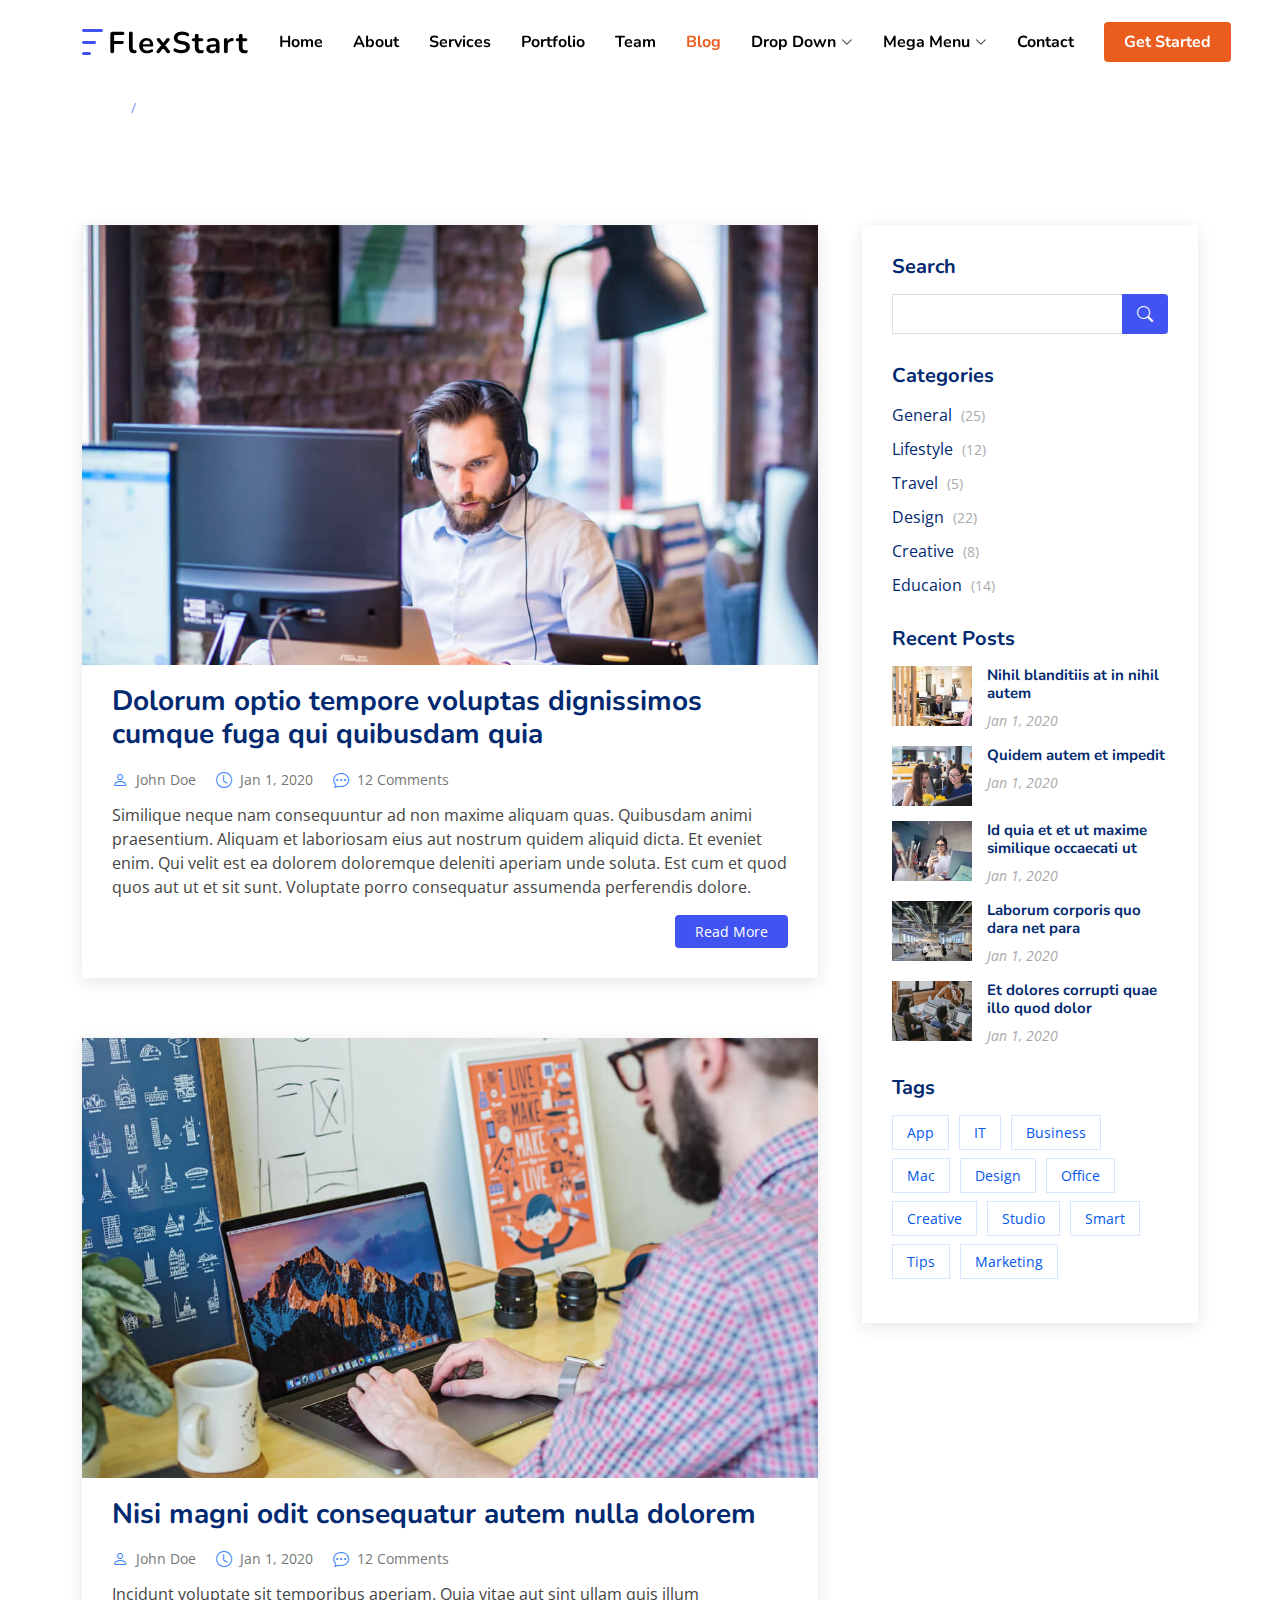
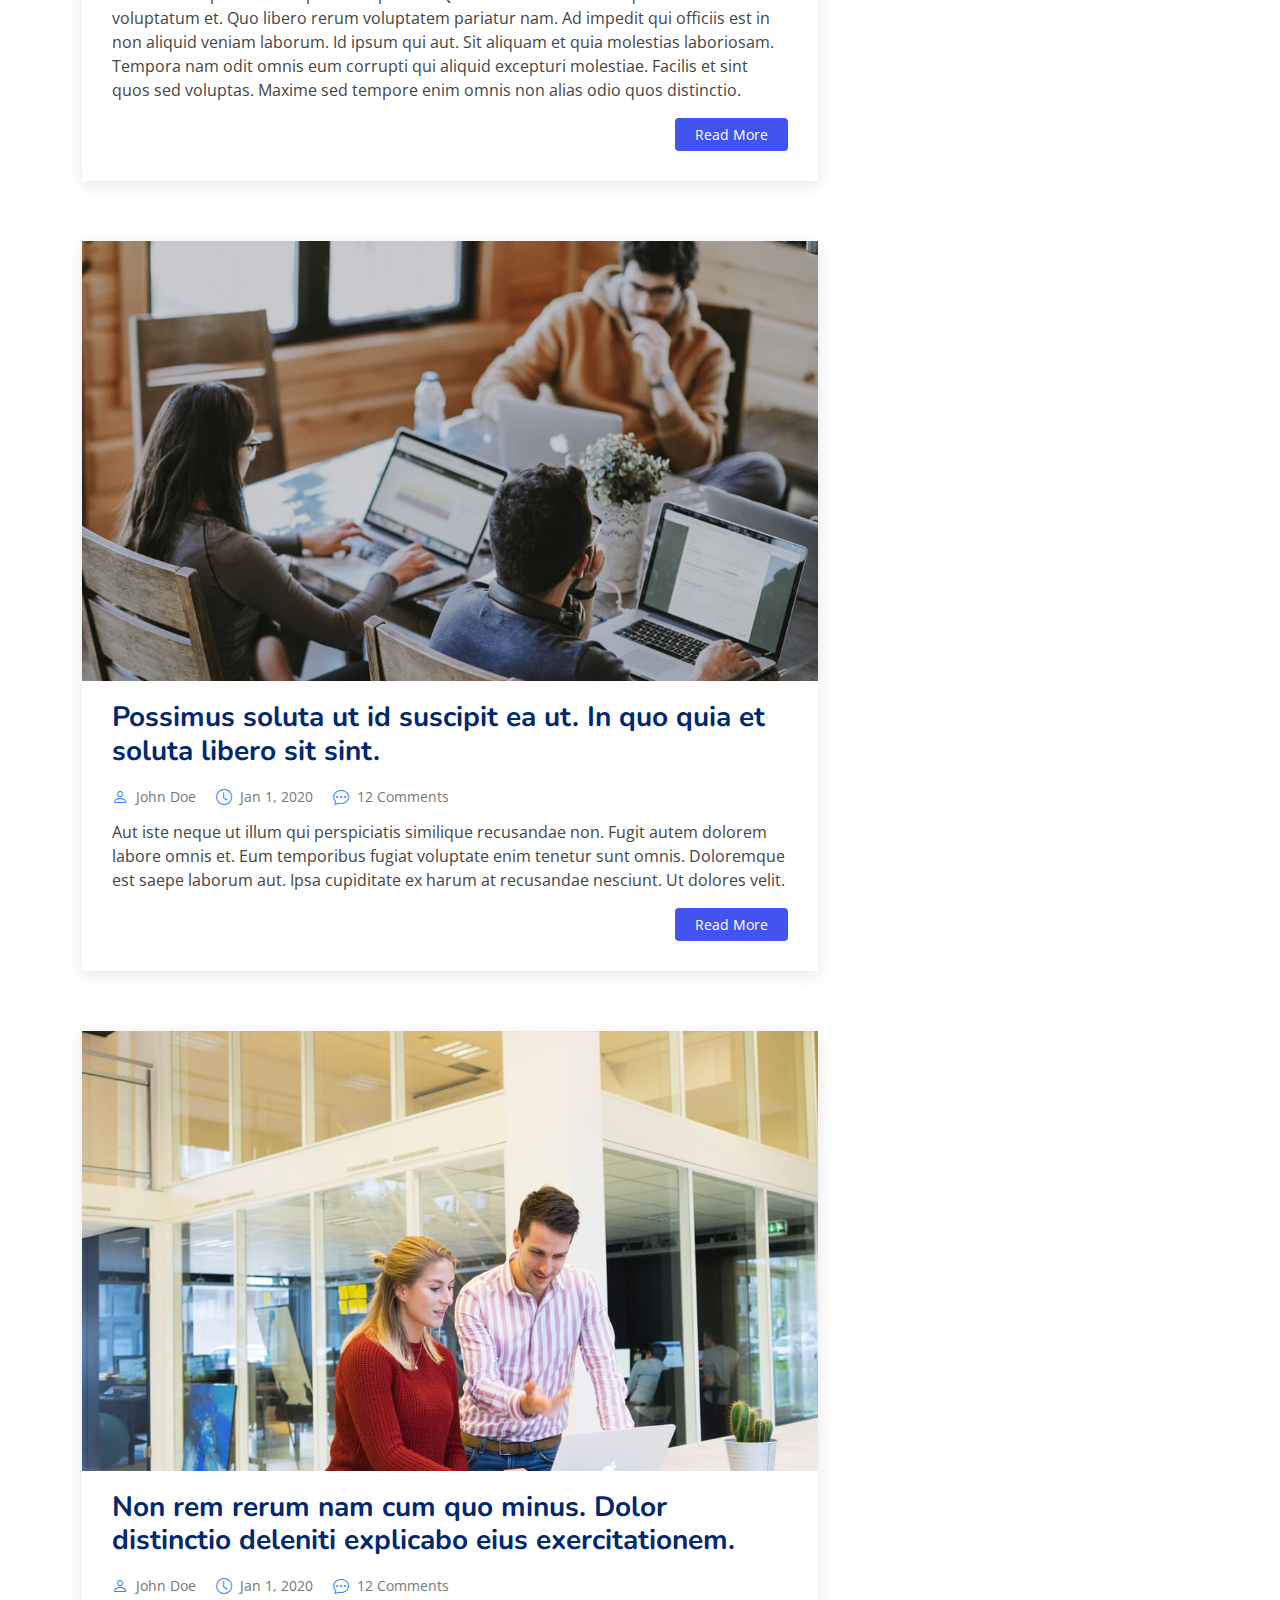
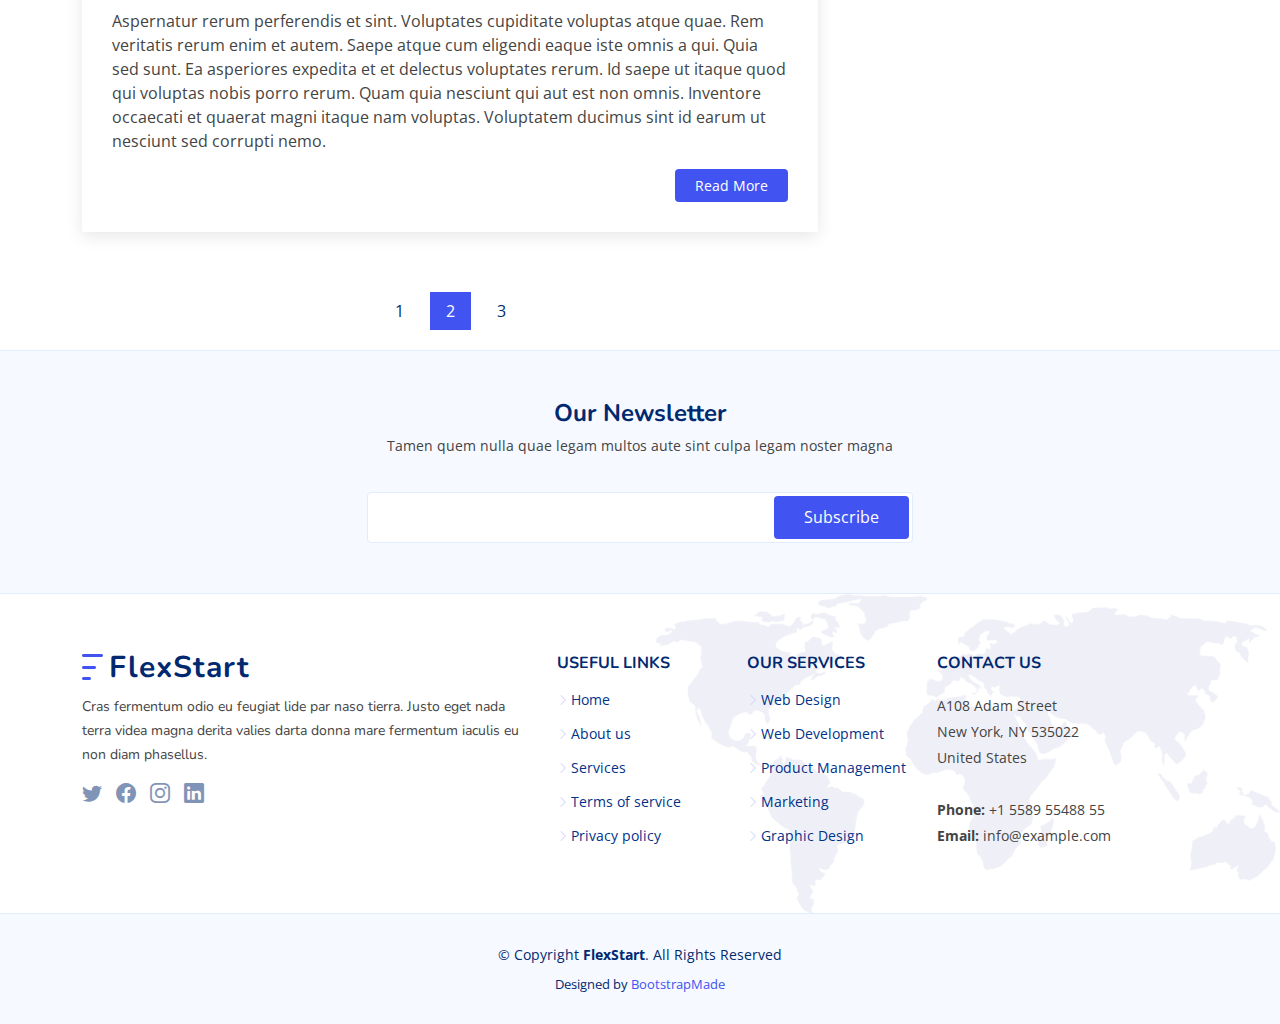
<file: blog.html>
<!DOCTYPE html>
<html lang="en">

<head>
  <meta charset="utf-8">
  <meta content="width=device-width, initial-scale=1.0" name="viewport">

  <title>Blog - FlexStart Bootstrap Template</title>
  <meta content="" name="description">
  <meta content="" name="keywords">

  <!-- Favicons -->
  <link href="assets/img/favicon.png" rel="icon">
  <link href="assets/img/apple-touch-icon.png" rel="apple-touch-icon">

  <!-- Google Fonts -->
  <link href="https://fonts.googleapis.com/css?family=Open+Sans:300,300i,400,400i,600,600i,700,700i|Nunito:300,300i,400,400i,600,600i,700,700i|Poppins:300,300i,400,400i,500,500i,600,600i,700,700i" rel="stylesheet">

  <!-- Vendor CSS Files -->
  <link href="assets/vendor/aos/aos.css" rel="stylesheet">
  <link href="assets/vendor/bootstrap/css/bootstrap.min.css" rel="stylesheet">
  <link href="assets/vendor/bootstrap-icons/bootstrap-icons.css" rel="stylesheet">
  <link href="assets/vendor/glightbox/css/glightbox.min.css" rel="stylesheet">
  <link href="assets/vendor/remixicon/remixicon.css" rel="stylesheet">
  <link href="assets/vendor/swiper/swiper-bundle.min.css" rel="stylesheet">

  <!-- Template Main CSS File -->
  <link href="assets/css/style.css" rel="stylesheet">

  <!-- =======================================================
  * Template Name: FlexStart
  * Updated: Jul 27 2023 with Bootstrap v5.3.1
  * Template URL: https://bootstrapmade.com/flexstart-bootstrap-startup-template/
  * Author: BootstrapMade.com
  * License: https://bootstrapmade.com/license/
  ======================================================== -->
</head>

<body>

  <!-- ======= Header ======= -->
  <header id="header" class="header fixed-top">
    <div class="container-fluid container-xl d-flex align-items-center justify-content-between">

      <a href="index.html" class="logo d-flex align-items-center">
        <img src="assets/img/logo.png" alt="">
        <span>FlexStart</span>
      </a>

      <nav id="navbar" class="navbar">
        <ul>
          <li><a class="nav-link scrollto " href="#hero">Home</a></li>
          <li><a class="nav-link scrollto" href="#about">About</a></li>
          <li><a class="nav-link scrollto" href="#services">Services</a></li>
          <li><a class="nav-link scrollto" href="#portfolio">Portfolio</a></li>
          <li><a class="nav-link scrollto" href="#team">Team</a></li>
          <li><a class="active" href="blog.html">Blog</a></li>
          <li class="dropdown"><a href="#"><span>Drop Down</span> <i class="bi bi-chevron-down"></i></a>
            <ul>
              <li><a href="#">Drop Down 1</a></li>
              <li class="dropdown"><a href="#"><span>Deep Drop Down</span> <i class="bi bi-chevron-right"></i></a>
                <ul>
                  <li><a href="#">Deep Drop Down 1</a></li>
                  <li><a href="#">Deep Drop Down 2</a></li>
                  <li><a href="#">Deep Drop Down 3</a></li>
                  <li><a href="#">Deep Drop Down 4</a></li>
                  <li><a href="#">Deep Drop Down 5</a></li>
                </ul>
              </li>
              <li><a href="#">Drop Down 2</a></li>
              <li><a href="#">Drop Down 3</a></li>
              <li><a href="#">Drop Down 4</a></li>
            </ul>
          </li>

          <li class="dropdown megamenu"><a href="#"><span>Mega Menu</span> <i class="bi bi-chevron-down"></i></a>
            <ul>
              <li>
                <a href="#">Column 1 link 1</a>
                <a href="#">Column 1 link 2</a>
                <a href="#">Column 1 link 3</a>
              </li>
              <li>
                <a href="#">Column 2 link 1</a>
                <a href="#">Column 2 link 2</a>
                <a href="#">Column 3 link 3</a>
              </li>
              <li>
                <a href="#">Column 3 link 1</a>
                <a href="#">Column 3 link 2</a>
                <a href="#">Column 3 link 3</a>
              </li>
              <li>
                <a href="#">Column 4 link 1</a>
                <a href="#">Column 4 link 2</a>
                <a href="#">Column 4 link 3</a>
              </li>
            </ul>
          </li>

          <li><a class="nav-link scrollto" href="#contact">Contact</a></li>
          <li><a class="getstarted scrollto" href="#about">Get Started</a></li>
        </ul>
        <i class="bi bi-list mobile-nav-toggle"></i>
      </nav><!-- .navbar -->

    </div>
  </header><!-- End Header -->

  <main id="main">

    <!-- ======= Breadcrumbs ======= -->
    <section class="breadcrumbs">
      <div class="container">

        <ol>
          <li><a href="index.html">Home</a></li>
          <li>Blog</li>
        </ol>
        <h2>Blog</h2>

      </div>
    </section><!-- End Breadcrumbs -->

    <!-- ======= Blog Section ======= -->
    <section id="blog" class="blog">
      <div class="container" data-aos="fade-up">

        <div class="row">

          <div class="col-lg-8 entries">

            <article class="entry">

              <div class="entry-img">
                <img src="assets/img/blog/blog-1.jpg" alt="" class="img-fluid">
              </div>

              <h2 class="entry-title">
                <a href="blog-single.html">Dolorum optio tempore voluptas dignissimos cumque fuga qui quibusdam quia</a>
              </h2>

              <div class="entry-meta">
                <ul>
                  <li class="d-flex align-items-center"><i class="bi bi-person"></i> <a href="blog-single.html">John Doe</a></li>
                  <li class="d-flex align-items-center"><i class="bi bi-clock"></i> <a href="blog-single.html"><time datetime="2020-01-01">Jan 1, 2020</time></a></li>
                  <li class="d-flex align-items-center"><i class="bi bi-chat-dots"></i> <a href="blog-single.html">12 Comments</a></li>
                </ul>
              </div>

              <div class="entry-content">
                <p>
                  Similique neque nam consequuntur ad non maxime aliquam quas. Quibusdam animi praesentium. Aliquam et laboriosam eius aut nostrum quidem aliquid dicta.
                  Et eveniet enim. Qui velit est ea dolorem doloremque deleniti aperiam unde soluta. Est cum et quod quos aut ut et sit sunt. Voluptate porro consequatur assumenda perferendis dolore.
                </p>
                <div class="read-more">
                  <a href="blog-single.html">Read More</a>
                </div>
              </div>

            </article><!-- End blog entry -->

            <article class="entry">

              <div class="entry-img">
                <img src="assets/img/blog/blog-2.jpg" alt="" class="img-fluid">
              </div>

              <h2 class="entry-title">
                <a href="blog-single.html">Nisi magni odit consequatur autem nulla dolorem</a>
              </h2>

              <div class="entry-meta">
                <ul>
                  <li class="d-flex align-items-center"><i class="bi bi-person"></i> <a href="blog-single.html">John Doe</a></li>
                  <li class="d-flex align-items-center"><i class="bi bi-clock"></i> <a href="blog-single.html"><time datetime="2020-01-01">Jan 1, 2020</time></a></li>
                  <li class="d-flex align-items-center"><i class="bi bi-chat-dots"></i> <a href="blog-single.html">12 Comments</a></li>
                </ul>
              </div>

              <div class="entry-content">
                <p>
                  Incidunt voluptate sit temporibus aperiam. Quia vitae aut sint ullam quis illum voluptatum et. Quo libero rerum voluptatem pariatur nam.
                  Ad impedit qui officiis est in non aliquid veniam laborum. Id ipsum qui aut. Sit aliquam et quia molestias laboriosam. Tempora nam odit omnis eum corrupti qui aliquid excepturi molestiae. Facilis et sint quos sed voluptas. Maxime sed tempore enim omnis non alias odio quos distinctio.
                </p>
                <div class="read-more">
                  <a href="blog-single.html">Read More</a>
                </div>
              </div>

            </article><!-- End blog entry -->

            <article class="entry">

              <div class="entry-img">
                <img src="assets/img/blog/blog-3.jpg" alt="" class="img-fluid">
              </div>

              <h2 class="entry-title">
                <a href="blog-single.html">Possimus soluta ut id suscipit ea ut. In quo quia et soluta libero sit sint.</a>
              </h2>

              <div class="entry-meta">
                <ul>
                  <li class="d-flex align-items-center"><i class="bi bi-person"></i> <a href="blog-single.html">John Doe</a></li>
                  <li class="d-flex align-items-center"><i class="bi bi-clock"></i> <a href="blog-single.html"><time datetime="2020-01-01">Jan 1, 2020</time></a></li>
                  <li class="d-flex align-items-center"><i class="bi bi-chat-dots"></i> <a href="blog-single.html">12 Comments</a></li>
                </ul>
              </div>

              <div class="entry-content">
                <p>
                  Aut iste neque ut illum qui perspiciatis similique recusandae non. Fugit autem dolorem labore omnis et. Eum temporibus fugiat voluptate enim tenetur sunt omnis.
                  Doloremque est saepe laborum aut. Ipsa cupiditate ex harum at recusandae nesciunt. Ut dolores velit.
                </p>
                <div class="read-more">
                  <a href="blog-single.html">Read More</a>
                </div>
              </div>

            </article><!-- End blog entry -->

            <article class="entry">

              <div class="entry-img">
                <img src="assets/img/blog/blog-4.jpg" alt="" class="img-fluid">
              </div>

              <h2 class="entry-title">
                <a href="blog-single.html">Non rem rerum nam cum quo minus. Dolor distinctio deleniti explicabo eius exercitationem.</a>
              </h2>

              <div class="entry-meta">
                <ul>
                  <li class="d-flex align-items-center"><i class="bi bi-person"></i> <a href="blog-single.html">John Doe</a></li>
                  <li class="d-flex align-items-center"><i class="bi bi-clock"></i> <a href="blog-single.html"><time datetime="2020-01-01">Jan 1, 2020</time></a></li>
                  <li class="d-flex align-items-center"><i class="bi bi-chat-dots"></i> <a href="blog-single.html">12 Comments</a></li>
                </ul>
              </div>

              <div class="entry-content">
                <p>
                  Aspernatur rerum perferendis et sint. Voluptates cupiditate voluptas atque quae. Rem veritatis rerum enim et autem. Saepe atque cum eligendi eaque iste omnis a qui.
                  Quia sed sunt. Ea asperiores expedita et et delectus voluptates rerum. Id saepe ut itaque quod qui voluptas nobis porro rerum. Quam quia nesciunt qui aut est non omnis. Inventore occaecati et quaerat magni itaque nam voluptas. Voluptatem ducimus sint id earum ut nesciunt sed corrupti nemo.
                </p>
                <div class="read-more">
                  <a href="blog-single.html">Read More</a>
                </div>
              </div>

            </article><!-- End blog entry -->

            <div class="blog-pagination">
              <ul class="justify-content-center">
                <li><a href="#">1</a></li>
                <li class="active"><a href="#">2</a></li>
                <li><a href="#">3</a></li>
              </ul>
            </div>

          </div><!-- End blog entries list -->

          <div class="col-lg-4">

            <div class="sidebar">

              <h3 class="sidebar-title">Search</h3>
              <div class="sidebar-item search-form">
                <form action="">
                  <input type="text">
                  <button type="submit"><i class="bi bi-search"></i></button>
                </form>
              </div><!-- End sidebar search formn-->

              <h3 class="sidebar-title">Categories</h3>
              <div class="sidebar-item categories">
                <ul>
                  <li><a href="#">General <span>(25)</span></a></li>
                  <li><a href="#">Lifestyle <span>(12)</span></a></li>
                  <li><a href="#">Travel <span>(5)</span></a></li>
                  <li><a href="#">Design <span>(22)</span></a></li>
                  <li><a href="#">Creative <span>(8)</span></a></li>
                  <li><a href="#">Educaion <span>(14)</span></a></li>
                </ul>
              </div><!-- End sidebar categories-->

              <h3 class="sidebar-title">Recent Posts</h3>
              <div class="sidebar-item recent-posts">
                <div class="post-item clearfix">
                  <img src="assets/img/blog/blog-recent-1.jpg" alt="">
                  <h4><a href="blog-single.html">Nihil blanditiis at in nihil autem</a></h4>
                  <time datetime="2020-01-01">Jan 1, 2020</time>
                </div>

                <div class="post-item clearfix">
                  <img src="assets/img/blog/blog-recent-2.jpg" alt="">
                  <h4><a href="blog-single.html">Quidem autem et impedit</a></h4>
                  <time datetime="2020-01-01">Jan 1, 2020</time>
                </div>

                <div class="post-item clearfix">
                  <img src="assets/img/blog/blog-recent-3.jpg" alt="">
                  <h4><a href="blog-single.html">Id quia et et ut maxime similique occaecati ut</a></h4>
                  <time datetime="2020-01-01">Jan 1, 2020</time>
                </div>

                <div class="post-item clearfix">
                  <img src="assets/img/blog/blog-recent-4.jpg" alt="">
                  <h4><a href="blog-single.html">Laborum corporis quo dara net para</a></h4>
                  <time datetime="2020-01-01">Jan 1, 2020</time>
                </div>

                <div class="post-item clearfix">
                  <img src="assets/img/blog/blog-recent-5.jpg" alt="">
                  <h4><a href="blog-single.html">Et dolores corrupti quae illo quod dolor</a></h4>
                  <time datetime="2020-01-01">Jan 1, 2020</time>
                </div>

              </div><!-- End sidebar recent posts-->

              <h3 class="sidebar-title">Tags</h3>
              <div class="sidebar-item tags">
                <ul>
                  <li><a href="#">App</a></li>
                  <li><a href="#">IT</a></li>
                  <li><a href="#">Business</a></li>
                  <li><a href="#">Mac</a></li>
                  <li><a href="#">Design</a></li>
                  <li><a href="#">Office</a></li>
                  <li><a href="#">Creative</a></li>
                  <li><a href="#">Studio</a></li>
                  <li><a href="#">Smart</a></li>
                  <li><a href="#">Tips</a></li>
                  <li><a href="#">Marketing</a></li>
                </ul>
              </div><!-- End sidebar tags-->

            </div><!-- End sidebar -->

          </div><!-- End blog sidebar -->

        </div>

      </div>
    </section><!-- End Blog Section -->

  </main><!-- End #main -->

  <!-- ======= Footer ======= -->
  <footer id="footer" class="footer">

    <div class="footer-newsletter">
      <div class="container">
        <div class="row justify-content-center">
          <div class="col-lg-12 text-center">
            <h4>Our Newsletter</h4>
            <p>Tamen quem nulla quae legam multos aute sint culpa legam noster magna</p>
          </div>
          <div class="col-lg-6">
            <form action="" method="post">
              <input type="email" name="email"><input type="submit" value="Subscribe">
            </form>
          </div>
        </div>
      </div>
    </div>

    <div class="footer-top">
      <div class="container">
        <div class="row gy-4">
          <div class="col-lg-5 col-md-12 footer-info">
            <a href="index.html" class="logo d-flex align-items-center">
              <img src="assets/img/logo.png" alt="">
              <span>FlexStart</span>
            </a>
            <p>Cras fermentum odio eu feugiat lide par naso tierra. Justo eget nada terra videa magna derita valies darta donna mare fermentum iaculis eu non diam phasellus.</p>
            <div class="social-links mt-3">
              <a href="#" class="twitter"><i class="bi bi-twitter"></i></a>
              <a href="#" class="facebook"><i class="bi bi-facebook"></i></a>
              <a href="#" class="instagram"><i class="bi bi-instagram"></i></a>
              <a href="#" class="linkedin"><i class="bi bi-linkedin"></i></a>
            </div>
          </div>

          <div class="col-lg-2 col-6 footer-links">
            <h4>Useful Links</h4>
            <ul>
              <li><i class="bi bi-chevron-right"></i> <a href="#">Home</a></li>
              <li><i class="bi bi-chevron-right"></i> <a href="#">About us</a></li>
              <li><i class="bi bi-chevron-right"></i> <a href="#">Services</a></li>
              <li><i class="bi bi-chevron-right"></i> <a href="#">Terms of service</a></li>
              <li><i class="bi bi-chevron-right"></i> <a href="#">Privacy policy</a></li>
            </ul>
          </div>

          <div class="col-lg-2 col-6 footer-links">
            <h4>Our Services</h4>
            <ul>
              <li><i class="bi bi-chevron-right"></i> <a href="#">Web Design</a></li>
              <li><i class="bi bi-chevron-right"></i> <a href="#">Web Development</a></li>
              <li><i class="bi bi-chevron-right"></i> <a href="#">Product Management</a></li>
              <li><i class="bi bi-chevron-right"></i> <a href="#">Marketing</a></li>
              <li><i class="bi bi-chevron-right"></i> <a href="#">Graphic Design</a></li>
            </ul>
          </div>

          <div class="col-lg-3 col-md-12 footer-contact text-center text-md-start">
            <h4>Contact Us</h4>
            <p>
              A108 Adam Street <br>
              New York, NY 535022<br>
              United States <br><br>
              <strong>Phone:</strong> +1 5589 55488 55<br>
              <strong>Email:</strong> info@example.com<br>
            </p>

          </div>

        </div>
      </div>
    </div>

    <div class="container">
      <div class="copyright">
        &copy; Copyright <strong><span>FlexStart</span></strong>. All Rights Reserved
      </div>
      <div class="credits">
        <!-- All the links in the footer should remain intact. -->
        <!-- You can delete the links only if you purchased the pro version. -->
        <!-- Licensing information: https://bootstrapmade.com/license/ -->
        <!-- Purchase the pro version with working PHP/AJAX contact form: https://bootstrapmade.com/flexstart-bootstrap-startup-template/ -->
        Designed by <a href="https://bootstrapmade.com/">BootstrapMade</a>
      </div>
    </div>
  </footer><!-- End Footer -->

  <a href="#" class="back-to-top d-flex align-items-center justify-content-center"><i class="bi bi-arrow-up-short"></i></a>

  <!-- Vendor JS Files -->
  <script src="assets/vendor/purecounter/purecounter_vanilla.js"></script>
  <script src="assets/vendor/aos/aos.js"></script>
  <script src="assets/vendor/bootstrap/js/bootstrap.bundle.min.js"></script>
  <script src="assets/vendor/glightbox/js/glightbox.min.js"></script>
  <script src="assets/vendor/isotope-layout/isotope.pkgd.min.js"></script>
  <script src="assets/vendor/swiper/swiper-bundle.min.js"></script>
  <script src="assets/vendor/php-email-form/validate.js"></script>

  <!-- Template Main JS File -->
  <script src="assets/js/main.js"></script>

</body>

</html>
</file>
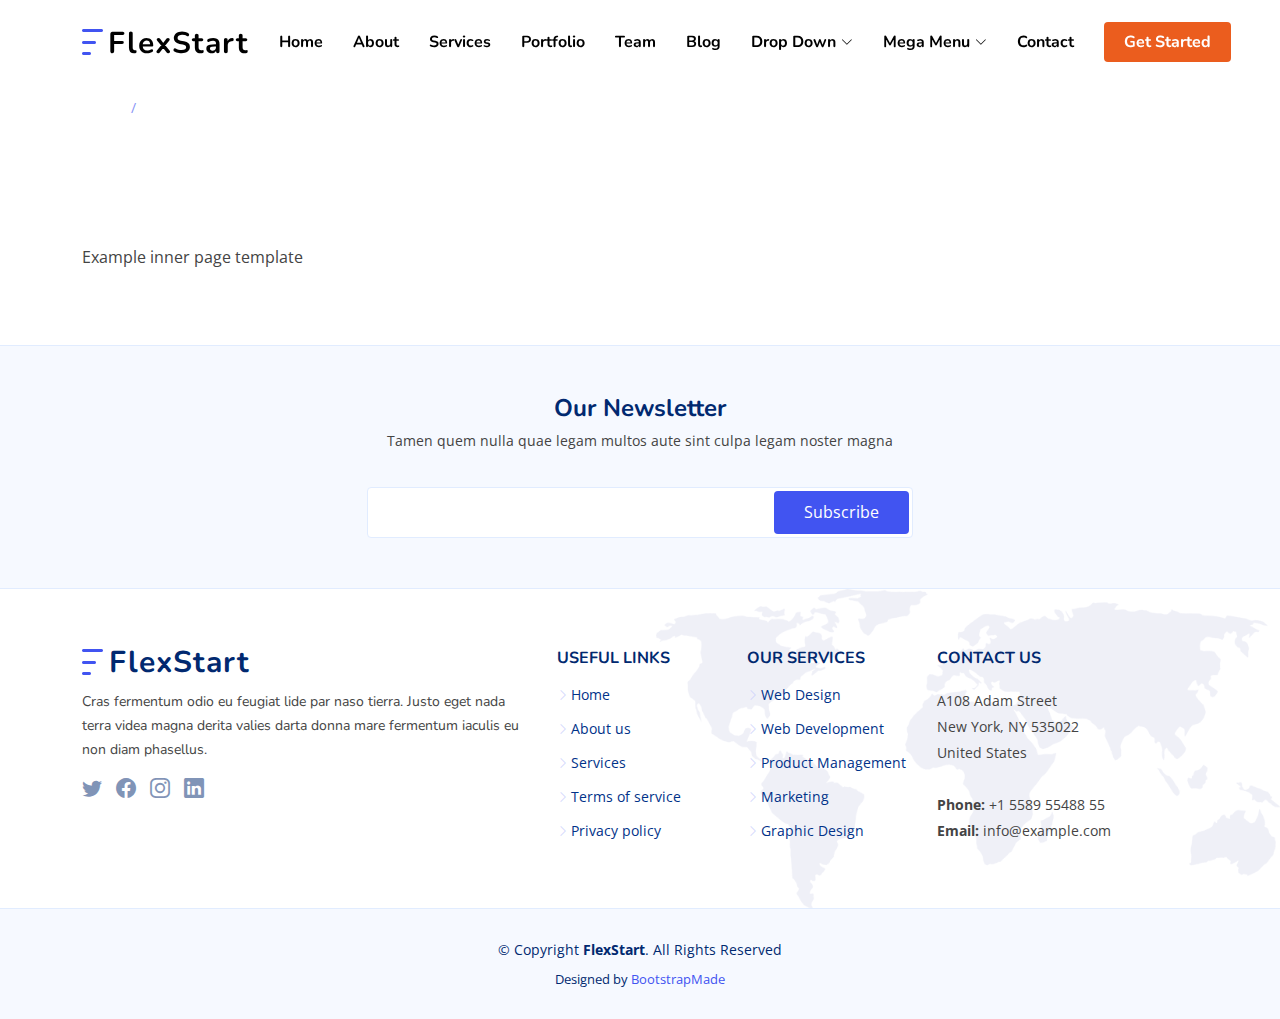
<file: inner-page.html>
<!DOCTYPE html>
<html lang="en">

<head>
  <meta charset="utf-8">
  <meta content="width=device-width, initial-scale=1.0" name="viewport">

  <title>Inner Page - FlexStart Bootstrap Template</title>
  <meta content="" name="description">
  <meta content="" name="keywords">

  <!-- Favicons -->
  <link href="assets/img/favicon.png" rel="icon">
  <link href="assets/img/apple-touch-icon.png" rel="apple-touch-icon">

  <!-- Google Fonts -->
  <link href="https://fonts.googleapis.com/css?family=Open+Sans:300,300i,400,400i,600,600i,700,700i|Nunito:300,300i,400,400i,600,600i,700,700i|Poppins:300,300i,400,400i,500,500i,600,600i,700,700i" rel="stylesheet">

  <!-- Vendor CSS Files -->
  <link href="assets/vendor/aos/aos.css" rel="stylesheet">
  <link href="assets/vendor/bootstrap/css/bootstrap.min.css" rel="stylesheet">
  <link href="assets/vendor/bootstrap-icons/bootstrap-icons.css" rel="stylesheet">
  <link href="assets/vendor/glightbox/css/glightbox.min.css" rel="stylesheet">
  <link href="assets/vendor/remixicon/remixicon.css" rel="stylesheet">
  <link href="assets/vendor/swiper/swiper-bundle.min.css" rel="stylesheet">

  <!-- Template Main CSS File -->
  <link href="assets/css/style.css" rel="stylesheet">

  <!-- =======================================================
  * Template Name: FlexStart
  * Updated: Jul 27 2023 with Bootstrap v5.3.1
  * Template URL: https://bootstrapmade.com/flexstart-bootstrap-startup-template/
  * Author: BootstrapMade.com
  * License: https://bootstrapmade.com/license/
  ======================================================== -->
</head>

<body>

  <!-- ======= Header ======= -->
  <header id="header" class="header fixed-top">
    <div class="container-fluid container-xl d-flex align-items-center justify-content-between">

      <a href="index.html" class="logo d-flex align-items-center">
        <img src="assets/img/logo.png" alt="">
        <span>FlexStart</span>
      </a>

      <nav id="navbar" class="navbar">
        <ul>
          <li><a class="nav-link scrollto " href="#hero">Home</a></li>
          <li><a class="nav-link scrollto" href="#about">About</a></li>
          <li><a class="nav-link scrollto" href="#services">Services</a></li>
          <li><a class="nav-link scrollto" href="#portfolio">Portfolio</a></li>
          <li><a class="nav-link scrollto" href="#team">Team</a></li>
          <li><a href="blog.html">Blog</a></li>
          <li class="dropdown"><a href="#"><span>Drop Down</span> <i class="bi bi-chevron-down"></i></a>
            <ul>
              <li><a href="#">Drop Down 1</a></li>
              <li class="dropdown"><a href="#"><span>Deep Drop Down</span> <i class="bi bi-chevron-right"></i></a>
                <ul>
                  <li><a href="#">Deep Drop Down 1</a></li>
                  <li><a href="#">Deep Drop Down 2</a></li>
                  <li><a href="#">Deep Drop Down 3</a></li>
                  <li><a href="#">Deep Drop Down 4</a></li>
                  <li><a href="#">Deep Drop Down 5</a></li>
                </ul>
              </li>
              <li><a href="#">Drop Down 2</a></li>
              <li><a href="#">Drop Down 3</a></li>
              <li><a href="#">Drop Down 4</a></li>
            </ul>
          </li>

          <li class="dropdown megamenu"><a href="#"><span>Mega Menu</span> <i class="bi bi-chevron-down"></i></a>
            <ul>
              <li>
                <a href="#">Column 1 link 1</a>
                <a href="#">Column 1 link 2</a>
                <a href="#">Column 1 link 3</a>
              </li>
              <li>
                <a href="#">Column 2 link 1</a>
                <a href="#">Column 2 link 2</a>
                <a href="#">Column 3 link 3</a>
              </li>
              <li>
                <a href="#">Column 3 link 1</a>
                <a href="#">Column 3 link 2</a>
                <a href="#">Column 3 link 3</a>
              </li>
              <li>
                <a href="#">Column 4 link 1</a>
                <a href="#">Column 4 link 2</a>
                <a href="#">Column 4 link 3</a>
              </li>
            </ul>
          </li>

          <li><a class="nav-link scrollto" href="#contact">Contact</a></li>
          <li><a class="getstarted scrollto" href="#about">Get Started</a></li>
        </ul>
        <i class="bi bi-list mobile-nav-toggle"></i>
      </nav><!-- .navbar -->

    </div>
  </header><!-- End Header -->

  <main id="main">

    <!-- ======= Breadcrumbs ======= -->
    <section class="breadcrumbs">
      <div class="container">

        <ol>
          <li><a href="index.html">Home</a></li>
          <li>Inner Page</li>
        </ol>
        <h2>Inner Page</h2>

      </div>
    </section><!-- End Breadcrumbs -->

    <section class="inner-page">
      <div class="container">
        <p>
          Example inner page template
        </p>
      </div>
    </section>

  </main><!-- End #main -->

  <!-- ======= Footer ======= -->
  <footer id="footer" class="footer">

    <div class="footer-newsletter">
      <div class="container">
        <div class="row justify-content-center">
          <div class="col-lg-12 text-center">
            <h4>Our Newsletter</h4>
            <p>Tamen quem nulla quae legam multos aute sint culpa legam noster magna</p>
          </div>
          <div class="col-lg-6">
            <form action="" method="post">
              <input type="email" name="email"><input type="submit" value="Subscribe">
            </form>
          </div>
        </div>
      </div>
    </div>

    <div class="footer-top">
      <div class="container">
        <div class="row gy-4">
          <div class="col-lg-5 col-md-12 footer-info">
            <a href="index.html" class="logo d-flex align-items-center">
              <img src="assets/img/logo.png" alt="">
              <span>FlexStart</span>
            </a>
            <p>Cras fermentum odio eu feugiat lide par naso tierra. Justo eget nada terra videa magna derita valies darta donna mare fermentum iaculis eu non diam phasellus.</p>
            <div class="social-links mt-3">
              <a href="#" class="twitter"><i class="bi bi-twitter"></i></a>
              <a href="#" class="facebook"><i class="bi bi-facebook"></i></a>
              <a href="#" class="instagram"><i class="bi bi-instagram"></i></a>
              <a href="#" class="linkedin"><i class="bi bi-linkedin"></i></a>
            </div>
          </div>

          <div class="col-lg-2 col-6 footer-links">
            <h4>Useful Links</h4>
            <ul>
              <li><i class="bi bi-chevron-right"></i> <a href="#">Home</a></li>
              <li><i class="bi bi-chevron-right"></i> <a href="#">About us</a></li>
              <li><i class="bi bi-chevron-right"></i> <a href="#">Services</a></li>
              <li><i class="bi bi-chevron-right"></i> <a href="#">Terms of service</a></li>
              <li><i class="bi bi-chevron-right"></i> <a href="#">Privacy policy</a></li>
            </ul>
          </div>

          <div class="col-lg-2 col-6 footer-links">
            <h4>Our Services</h4>
            <ul>
              <li><i class="bi bi-chevron-right"></i> <a href="#">Web Design</a></li>
              <li><i class="bi bi-chevron-right"></i> <a href="#">Web Development</a></li>
              <li><i class="bi bi-chevron-right"></i> <a href="#">Product Management</a></li>
              <li><i class="bi bi-chevron-right"></i> <a href="#">Marketing</a></li>
              <li><i class="bi bi-chevron-right"></i> <a href="#">Graphic Design</a></li>
            </ul>
          </div>

          <div class="col-lg-3 col-md-12 footer-contact text-center text-md-start">
            <h4>Contact Us</h4>
            <p>
              A108 Adam Street <br>
              New York, NY 535022<br>
              United States <br><br>
              <strong>Phone:</strong> +1 5589 55488 55<br>
              <strong>Email:</strong> info@example.com<br>
            </p>

          </div>

        </div>
      </div>
    </div>

    <div class="container">
      <div class="copyright">
        &copy; Copyright <strong><span>FlexStart</span></strong>. All Rights Reserved
      </div>
      <div class="credits">
        <!-- All the links in the footer should remain intact. -->
        <!-- You can delete the links only if you purchased the pro version. -->
        <!-- Licensing information: https://bootstrapmade.com/license/ -->
        <!-- Purchase the pro version with working PHP/AJAX contact form: https://bootstrapmade.com/flexstart-bootstrap-startup-template/ -->
        Designed by <a href="https://bootstrapmade.com/">BootstrapMade</a>
      </div>
    </div>
  </footer><!-- End Footer -->

  <a href="#" class="back-to-top d-flex align-items-center justify-content-center"><i class="bi bi-arrow-up-short"></i></a>

  <!-- Vendor JS Files -->
  <script src="assets/vendor/purecounter/purecounter_vanilla.js"></script>
  <script src="assets/vendor/aos/aos.js"></script>
  <script src="assets/vendor/bootstrap/js/bootstrap.bundle.min.js"></script>
  <script src="assets/vendor/glightbox/js/glightbox.min.js"></script>
  <script src="assets/vendor/isotope-layout/isotope.pkgd.min.js"></script>
  <script src="assets/vendor/swiper/swiper-bundle.min.js"></script>
  <script src="assets/vendor/php-email-form/validate.js"></script>

  <!-- Template Main JS File -->
  <script src="assets/js/main.js"></script>

</body>

</html>
</file>
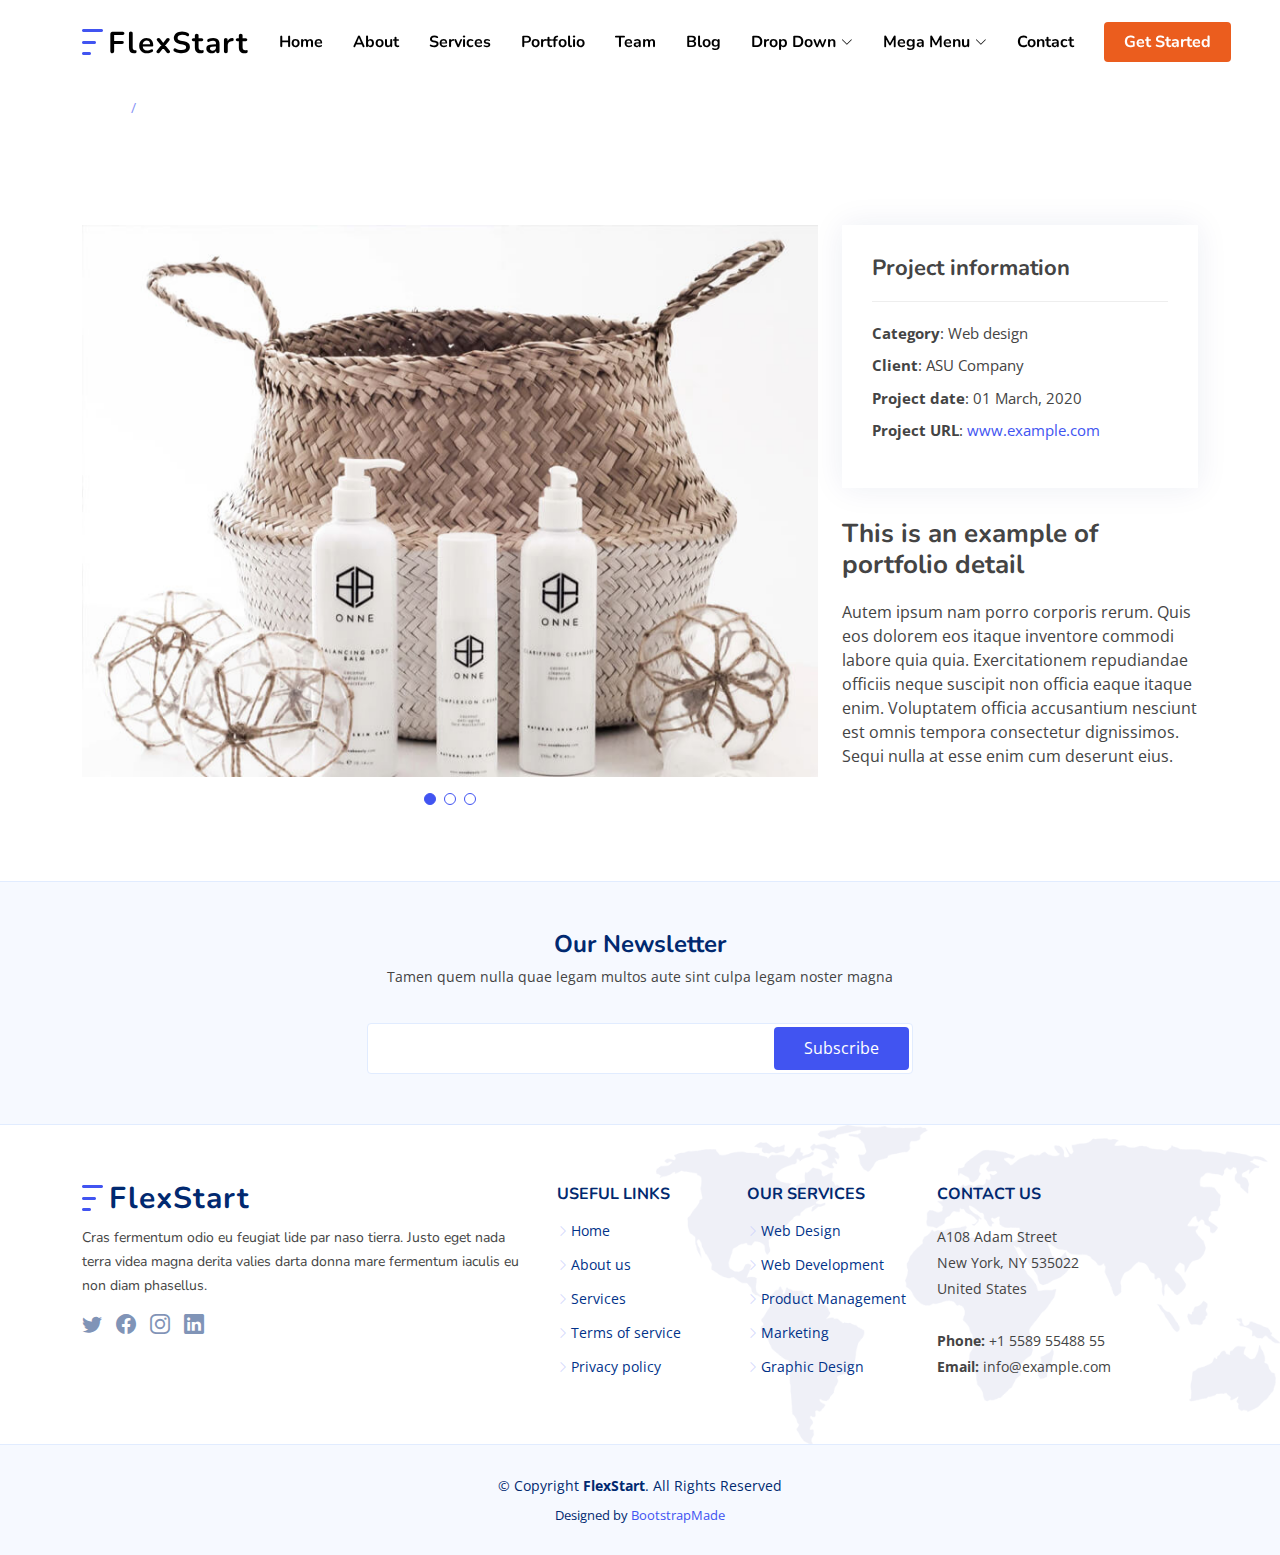
<file: portfolio-details.html>
<!DOCTYPE html>
<html lang="en">

<head>
  <meta charset="utf-8">
  <meta content="width=device-width, initial-scale=1.0" name="viewport">

  <title>Portfolio Details - FlexStart Bootstrap Template</title>
  <meta content="" name="description">
  <meta content="" name="keywords">

  <!-- Favicons -->
  <link href="assets/img/favicon.png" rel="icon">
  <link href="assets/img/apple-touch-icon.png" rel="apple-touch-icon">

  <!-- Google Fonts -->
  <link href="https://fonts.googleapis.com/css?family=Open+Sans:300,300i,400,400i,600,600i,700,700i|Nunito:300,300i,400,400i,600,600i,700,700i|Poppins:300,300i,400,400i,500,500i,600,600i,700,700i" rel="stylesheet">

  <!-- Vendor CSS Files -->
  <link href="assets/vendor/aos/aos.css" rel="stylesheet">
  <link href="assets/vendor/bootstrap/css/bootstrap.min.css" rel="stylesheet">
  <link href="assets/vendor/bootstrap-icons/bootstrap-icons.css" rel="stylesheet">
  <link href="assets/vendor/glightbox/css/glightbox.min.css" rel="stylesheet">
  <link href="assets/vendor/remixicon/remixicon.css" rel="stylesheet">
  <link href="assets/vendor/swiper/swiper-bundle.min.css" rel="stylesheet">

  <!-- Template Main CSS File -->
  <link href="assets/css/style.css" rel="stylesheet">

  <!-- =======================================================
  * Template Name: FlexStart
  * Updated: Jul 27 2023 with Bootstrap v5.3.1
  * Template URL: https://bootstrapmade.com/flexstart-bootstrap-startup-template/
  * Author: BootstrapMade.com
  * License: https://bootstrapmade.com/license/
  ======================================================== -->
</head>

<body>

  <!-- ======= Header ======= -->
  <header id="header" class="header fixed-top">
    <div class="container-fluid container-xl d-flex align-items-center justify-content-between">

      <a href="index.html" class="logo d-flex align-items-center">
        <img src="assets/img/logo.png" alt="">
        <span>FlexStart</span>
      </a>

      <nav id="navbar" class="navbar">
        <ul>
          <li><a class="nav-link scrollto " href="#hero">Home</a></li>
          <li><a class="nav-link scrollto" href="#about">About</a></li>
          <li><a class="nav-link scrollto" href="#services">Services</a></li>
          <li><a class="nav-link scrollto" href="#portfolio">Portfolio</a></li>
          <li><a class="nav-link scrollto" href="#team">Team</a></li>
          <li><a href="blog.html">Blog</a></li>
          <li class="dropdown"><a href="#"><span>Drop Down</span> <i class="bi bi-chevron-down"></i></a>
            <ul>
              <li><a href="#">Drop Down 1</a></li>
              <li class="dropdown"><a href="#"><span>Deep Drop Down</span> <i class="bi bi-chevron-right"></i></a>
                <ul>
                  <li><a href="#">Deep Drop Down 1</a></li>
                  <li><a href="#">Deep Drop Down 2</a></li>
                  <li><a href="#">Deep Drop Down 3</a></li>
                  <li><a href="#">Deep Drop Down 4</a></li>
                  <li><a href="#">Deep Drop Down 5</a></li>
                </ul>
              </li>
              <li><a href="#">Drop Down 2</a></li>
              <li><a href="#">Drop Down 3</a></li>
              <li><a href="#">Drop Down 4</a></li>
            </ul>
          </li>

          <li class="dropdown megamenu"><a href="#"><span>Mega Menu</span> <i class="bi bi-chevron-down"></i></a>
            <ul>
              <li>
                <a href="#">Column 1 link 1</a>
                <a href="#">Column 1 link 2</a>
                <a href="#">Column 1 link 3</a>
              </li>
              <li>
                <a href="#">Column 2 link 1</a>
                <a href="#">Column 2 link 2</a>
                <a href="#">Column 3 link 3</a>
              </li>
              <li>
                <a href="#">Column 3 link 1</a>
                <a href="#">Column 3 link 2</a>
                <a href="#">Column 3 link 3</a>
              </li>
              <li>
                <a href="#">Column 4 link 1</a>
                <a href="#">Column 4 link 2</a>
                <a href="#">Column 4 link 3</a>
              </li>
            </ul>
          </li>

          <li><a class="nav-link scrollto" href="#contact">Contact</a></li>
          <li><a class="getstarted scrollto" href="#about">Get Started</a></li>
        </ul>
        <i class="bi bi-list mobile-nav-toggle"></i>
      </nav><!-- .navbar -->

    </div>
  </header><!-- End Header -->

  <main id="main">

    <!-- ======= Breadcrumbs ======= -->
    <section class="breadcrumbs">
      <div class="container">

        <ol>
          <li><a href="index.html">Home</a></li>
          <li>Portfolio Details</li>
        </ol>
        <h2>Portfolio Details</h2>

      </div>
    </section><!-- End Breadcrumbs -->

    <!-- ======= Portfolio Details Section ======= -->
    <section id="portfolio-details" class="portfolio-details">
      <div class="container">

        <div class="row gy-4">

          <div class="col-lg-8">
            <div class="portfolio-details-slider swiper">
              <div class="swiper-wrapper align-items-center">

                <div class="swiper-slide">
                  <img src="assets/img/portfolio/portfolio-1.jpg" alt="">
                </div>

                <div class="swiper-slide">
                  <img src="assets/img/portfolio/portfolio-2.jpg" alt="">
                </div>

                <div class="swiper-slide">
                  <img src="assets/img/portfolio/portfolio-3.jpg" alt="">
                </div>

              </div>
              <div class="swiper-pagination"></div>
            </div>
          </div>

          <div class="col-lg-4">
            <div class="portfolio-info">
              <h3>Project information</h3>
              <ul>
                <li><strong>Category</strong>: Web design</li>
                <li><strong>Client</strong>: ASU Company</li>
                <li><strong>Project date</strong>: 01 March, 2020</li>
                <li><strong>Project URL</strong>: <a href="#">www.example.com</a></li>
              </ul>
            </div>
            <div class="portfolio-description">
              <h2>This is an example of portfolio detail</h2>
              <p>
                Autem ipsum nam porro corporis rerum. Quis eos dolorem eos itaque inventore commodi labore quia quia. Exercitationem repudiandae officiis neque suscipit non officia eaque itaque enim. Voluptatem officia accusantium nesciunt est omnis tempora consectetur dignissimos. Sequi nulla at esse enim cum deserunt eius.
              </p>
            </div>
          </div>

        </div>

      </div>
    </section><!-- End Portfolio Details Section -->

  </main><!-- End #main -->

  <!-- ======= Footer ======= -->
  <footer id="footer" class="footer">

    <div class="footer-newsletter">
      <div class="container">
        <div class="row justify-content-center">
          <div class="col-lg-12 text-center">
            <h4>Our Newsletter</h4>
            <p>Tamen quem nulla quae legam multos aute sint culpa legam noster magna</p>
          </div>
          <div class="col-lg-6">
            <form action="" method="post">
              <input type="email" name="email"><input type="submit" value="Subscribe">
            </form>
          </div>
        </div>
      </div>
    </div>

    <div class="footer-top">
      <div class="container">
        <div class="row gy-4">
          <div class="col-lg-5 col-md-12 footer-info">
            <a href="index.html" class="logo d-flex align-items-center">
              <img src="assets/img/logo.png" alt="">
              <span>FlexStart</span>
            </a>
            <p>Cras fermentum odio eu feugiat lide par naso tierra. Justo eget nada terra videa magna derita valies darta donna mare fermentum iaculis eu non diam phasellus.</p>
            <div class="social-links mt-3">
              <a href="#" class="twitter"><i class="bi bi-twitter"></i></a>
              <a href="#" class="facebook"><i class="bi bi-facebook"></i></a>
              <a href="#" class="instagram"><i class="bi bi-instagram"></i></a>
              <a href="#" class="linkedin"><i class="bi bi-linkedin"></i></a>
            </div>
          </div>

          <div class="col-lg-2 col-6 footer-links">
            <h4>Useful Links</h4>
            <ul>
              <li><i class="bi bi-chevron-right"></i> <a href="#">Home</a></li>
              <li><i class="bi bi-chevron-right"></i> <a href="#">About us</a></li>
              <li><i class="bi bi-chevron-right"></i> <a href="#">Services</a></li>
              <li><i class="bi bi-chevron-right"></i> <a href="#">Terms of service</a></li>
              <li><i class="bi bi-chevron-right"></i> <a href="#">Privacy policy</a></li>
            </ul>
          </div>

          <div class="col-lg-2 col-6 footer-links">
            <h4>Our Services</h4>
            <ul>
              <li><i class="bi bi-chevron-right"></i> <a href="#">Web Design</a></li>
              <li><i class="bi bi-chevron-right"></i> <a href="#">Web Development</a></li>
              <li><i class="bi bi-chevron-right"></i> <a href="#">Product Management</a></li>
              <li><i class="bi bi-chevron-right"></i> <a href="#">Marketing</a></li>
              <li><i class="bi bi-chevron-right"></i> <a href="#">Graphic Design</a></li>
            </ul>
          </div>

          <div class="col-lg-3 col-md-12 footer-contact text-center text-md-start">
            <h4>Contact Us</h4>
            <p>
              A108 Adam Street <br>
              New York, NY 535022<br>
              United States <br><br>
              <strong>Phone:</strong> +1 5589 55488 55<br>
              <strong>Email:</strong> info@example.com<br>
            </p>

          </div>

        </div>
      </div>
    </div>

    <div class="container">
      <div class="copyright">
        &copy; Copyright <strong><span>FlexStart</span></strong>. All Rights Reserved
      </div>
      <div class="credits">
        <!-- All the links in the footer should remain intact. -->
        <!-- You can delete the links only if you purchased the pro version. -->
        <!-- Licensing information: https://bootstrapmade.com/license/ -->
        <!-- Purchase the pro version with working PHP/AJAX contact form: https://bootstrapmade.com/flexstart-bootstrap-startup-template/ -->
        Designed by <a href="https://bootstrapmade.com/">BootstrapMade</a>
      </div>
    </div>
  </footer><!-- End Footer -->

  <a href="#" class="back-to-top d-flex align-items-center justify-content-center"><i class="bi bi-arrow-up-short"></i></a>

  <!-- Vendor JS Files -->
  <script src="assets/vendor/purecounter/purecounter_vanilla.js"></script>
  <script src="assets/vendor/aos/aos.js"></script>
  <script src="assets/vendor/bootstrap/js/bootstrap.bundle.min.js"></script>
  <script src="assets/vendor/glightbox/js/glightbox.min.js"></script>
  <script src="assets/vendor/isotope-layout/isotope.pkgd.min.js"></script>
  <script src="assets/vendor/swiper/swiper-bundle.min.js"></script>
  <script src="assets/vendor/php-email-form/validate.js"></script>

  <!-- Template Main JS File -->
  <script src="assets/js/main.js"></script>

</body>

</html>
</file>
<file: assets/css/style.css>
/**
* Template Name: FlexStart
* Updated: Jul 27 2023 with Bootstrap v5.3.1
* Template URL: https://bootstrapmade.com/flexstart-bootstrap-startup-template/
* Author: BootstrapMade.com
* License: https://bootstrapmade.com/license/
*/

/*--------------------------------------------------------------
# General
--------------------------------------------------------------*/
:root {
  scroll-behavior: smooth;
}

body {
  font-family: "Open Sans", sans-serif;
  color: #444444;
}

a {
  color: #4154f1;
  text-decoration: none;
}

a:hover {
  color: #717ff5;
  text-decoration: none;
}

h1,
h2,
h3,
h4,
h5,
h6 {
  font-family: "Nunito", sans-serif;
}

/*--------------------------------------------------------------
# Sections
--------------------------------------------------------------*/
section {
  padding: 60px 0;
  overflow: hidden;
}

.section-header {
  text-align: center;
  padding-bottom: 40px;
}

.section-header h2 {
  font-size: 13px;
  letter-spacing: 1px;
  font-weight: 700;
  margin: 0;
  color: #4154f1;
  text-transform: uppercase;
}

.section-header p {
  margin: 10px 0 0 0;
  padding: 0;
  font-size: 38px;
  line-height: 42px;
  font-weight: 700;
  color: black;
}

@media (max-width: 768px) {
  .section-header p {
    font-size: 28px;
    line-height: 32px;
  }
}

/*--------------------------------------------------------------
# Breadcrumbs
--------------------------------------------------------------*/
.breadcrumbs {
  padding: 15px 0;
  /* background: #012970; */
  min-height: 40px;
  margin-top: 82px;
  color: #fff;
}

@media (max-width: 992px) {
  .breadcrumbs {
    margin-top: 57px;
  }
}

.breadcrumbs h2 {
  font-size: 28px;
  font-weight: 500;
}

.breadcrumbs ol {
  display: flex;
  flex-wrap: wrap;
  list-style: none;
  padding: 0 0 10px 0;
  margin: 0;
  font-size: 14px;
}

.breadcrumbs ol a {
  color: #fff;
  transition: 0.3s;
}

.breadcrumbs ol a:hover {
  text-decoration: underline;
}

.breadcrumbs ol li+li {
  padding-left: 10px;
}

.breadcrumbs ol li+li::before {
  display: inline-block;
  padding-right: 10px;
  color: #8894f6;
  content: "/";
}

/*--------------------------------------------------------------
# Back to top button
--------------------------------------------------------------*/
.back-to-top {
  position: fixed;
  visibility: hidden;
  opacity: 0;
  right: 15px;
  bottom: 15px;
  z-index: 99999;
  background: #eb5d1e;
  width: 40px;
  height: 40px;
  border-radius: 4px;
  transition: all 0.4s;
}

.back-to-top i {
  font-size: 24px;
  color: #fff;
  line-height: 0;
}

.back-to-top:hover {
  background: #6776f4;
  color: #fff;
}

.back-to-top.active {
  visibility: visible;
  opacity: 1;
}

/*--------------------------------------------------------------
# Disable aos animation delay on mobile devices
--------------------------------------------------------------*/
@media screen and (max-width: 768px) {
  [data-aos-delay] {
    transition-delay: 0 !important;
  }
}

/*--------------------------------------------------------------
# Header
--------------------------------------------------------------*/
.header {
  transition: all 0.5s;
  z-index: 997;
  padding: 20px 0;
}

.header.header-scrolled {
  background: #fff;
  padding: 15px 0;
  box-shadow: 0px 2px 20px rgba(1, 41, 112, 0.1);
}

.header .logo {
  line-height: 0;
}

.header .logo img {
  max-height: 60px;
  margin-right: 5px;
}

.header .logo span {
  font-size: 30px;
  font-weight: 700;
  letter-spacing: 1px;
  color: black;
  font-family: "Nunito", sans-serif;
  margin-top: 3px;
}

/*--------------------------------------------------------------
# Navigation Menu
--------------------------------------------------------------*/
/**
* Desktop Navigation 
*/
.navbar {
  padding: 0;
}

.navbar ul {
  margin: 0;
  padding: 0;
  display: flex;
  list-style: none;
  align-items: center;
}

.navbar li {
  position: relative;
}

.navbar a,
.navbar a:focus {
  display: flex;
  align-items: center;
  justify-content: space-between;
  padding: 10px 0 10px 30px;
  font-family: "Nunito", sans-serif;
  font-size: 16px;
  font-weight: 700;
  color: black;
  white-space: nowrap;
  transition: 0.3s;
}

.navbar a i,
.navbar a:focus i {
  font-size: 12px;
  line-height: 0;
  margin-left: 5px;
}

.navbar a:hover,
.navbar .active,
.navbar .active:focus,
.navbar li:hover>a {
  color:#eb5d1e;
}

.navbar .getstarted,
.navbar .getstarted:focus {
  background: #eb5d1e;
  padding: 8px 20px;
  margin-left: 30px;
  border-radius: 4px;
  color: #fff;
}

.navbar .getstarted:hover,
.navbar .getstarted:focus:hover {
  color: #fff;
  background: #ff4d00;
}

.navbar .dropdown ul {
  display: block;
  position: absolute;
  left: 14px;
  top: calc(100% + 30px);
  margin: 0;
  padding: 10px 0;
  z-index: 99;
  opacity: 0;
  visibility: hidden;
  background: #fff;
  box-shadow: 0px 0px 30px rgba(127, 137, 161, 0.25);
  transition: 0.3s;
  border-radius: 4px;
}

.navbar .dropdown ul li {
  min-width: 200px;
}

.navbar .dropdown ul a {
  padding: 10px 20px;
  font-size: 15px;
  text-transform: none;
  font-weight: 600;
}

.navbar .dropdown ul a i {
  font-size: 12px;
}

.navbar .dropdown ul a:hover,
.navbar .dropdown ul .active:hover,
.navbar .dropdown ul li:hover>a {
  color: #4154f1;
}

.navbar .dropdown:hover>ul {
  opacity: 1;
  top: 100%;
  visibility: visible;
}

.navbar .megamenu {
  position: static;
}

.navbar .megamenu ul {
  margin-top: 5px;
  right: 0;
  padding: 10px;
  display: flex;
}

.navbar .megamenu ul li {
  flex: 1;
}

.navbar .megamenu ul li a,
.navbar .megamenu ul li:hover>a {
  color: #013289;
}

.navbar .megamenu ul li a:hover,
.navbar .megamenu ul li .active,
.navbar .megamenu ul li .active:hover {
  color: #4154f1;
}

.navbar .dropdown .dropdown ul {
  top: 0;
  left: calc(100% - 30px);
  visibility: hidden;
}

.navbar .dropdown .dropdown:hover>ul {
  opacity: 1;
  top: 0;
  left: 100%;
  visibility: visible;
}

@media (max-width: 1366px) {
  .navbar .dropdown .dropdown ul {
    left: -90%;
  }

  .navbar .dropdown .dropdown:hover>ul {
    left: -100%;
  }
}

/**
* Mobile Navigation 
*/
.mobile-nav-toggle {
  color: #012970;
  font-size: 28px;
  cursor: pointer;
  display: none;
  line-height: 0;
  transition: 0.5s;
}

.mobile-nav-toggle.bi-x {
  color: #fff;
}

@media (max-width: 1200px) {
  .mobile-nav-toggle {
    display: block;
  }

  .navbar ul {
    display: none;
  }
}

.navbar-mobile {
  position: fixed;
  overflow: hidden;
  top: 0;
  right: 0;
  left: 0;
  bottom: 0;
  background: rgba(1, 22, 61, 0.9);
  transition: 0.3s;
}

.navbar-mobile .mobile-nav-toggle {
  position: absolute;
  top: 15px;
  right: 15px;
}

.navbar-mobile ul {
  display: block;
  position: absolute;
  top: 55px;
  right: 15px;
  bottom: 15px;
  left: 15px;
  padding: 10px 0;
  border-radius: 10px;
  background-color: #fff;
  overflow-y: auto;
  transition: 0.3s;
}

.navbar-mobile a,
.navbar-mobile a:focus {
  padding: 10px 20px;
  font-size: 15px;
  color: #012970;
}

.navbar-mobile a:hover,
.navbar-mobile .active,
.navbar-mobile li:hover>a {
  color: #4154f1;
}

.navbar-mobile .getstarted,
.navbar-mobile .getstarted:focus {
  margin: 15px;
}

.navbar-mobile .dropdown ul {
  position: static;
  display: none;
  margin: 10px 20px;
  padding: 10px 0;
  z-index: 99;
  opacity: 1;
  visibility: visible;
  background: #fff;
  box-shadow: 0px 0px 30px rgba(127, 137, 161, 0.25);
}

.navbar-mobile .dropdown ul li {
  min-width: 200px;
}

.navbar-mobile .dropdown ul a {
  padding: 10px 20px;
}

.navbar-mobile .dropdown ul a i {
  font-size: 12px;
}

.navbar-mobile .dropdown ul a:hover,
.navbar-mobile .dropdown ul .active:hover,
.navbar-mobile .dropdown ul li:hover>a {
  color: #4154f1;
}

.navbar-mobile .dropdown>.dropdown-active {
  display: block;
}

/*--------------------------------------------------------------
# Hero Section
--------------------------------------------------------------*/
.hero {
  width: 100%;
  height: 100vh;
  background: url(../img/hero-bg.png) top center no-repeat;
  background-size: cover;
}

.hero h1 {
  margin: 0;
  font-size: 48px;
  font-weight: 700;
  color: black;
}

.hero h2 {
  color: #444444;
  margin: 15px 0 0 0;
  font-size: 26px;
}

.hero .btn-get-started {
  margin-top: 30px;
  line-height: 0;
  padding: 15px 40px;
  border-radius: 4px;
  transition: 0.5s;
  color: #fff;
  background: #eb5d1e;
  box-shadow: 0px 3px 10px #eb5d1e;
}

.hero .btn-get-started span {
  font-family: "Nunito", sans-serif;
  font-weight: 600;
  font-size: 16px;
  letter-spacing: 1px;
}

.hero .btn-get-started i {
  margin-left: 5px;
  font-size: 18px;
  transition: 0.3s;
}

.hero .btn-get-started:hover i {
  transform: translateX(5px);
}

.hero .hero-img {
  text-align: right;
}

@media (min-width: 1024px) {
  .hero {
    background-attachment: fixed;
  }
}

@media (max-width: 991px) {
  .hero {
    height: auto;
    padding: 120px 0 60px 0;
  }

  .hero .hero-img {
    text-align: center;
    margin-top: 80px;
  }

  .hero .hero-img img {
    width: 80%;
  }
}

@media (max-width: 768px) {
  .hero {
    text-align: center;
  }

  .hero h1 {
    font-size: 32px;
  }

  .hero h2 {
    font-size: 24px;
  }

  .hero .hero-img img {
    width: 100%;
  }
}

/*--------------------------------------------------------------
# Index Page
--------------------------------------------------------------*/
/*--------------------------------------------------------------
# About
--------------------------------------------------------------*/
.about .content {
  background-color: #ffe7de;
  padding: 40px;
}

.about h3 {
  font-size: 14px;
  font-weight: 700;
  color: #eb5d1e;
  text-transform: uppercase;
}

.about h2 {
  font-size: 24px;
  font-weight: 700;
  color: black;
}

.about p {
  margin: 15px 0 30px 0;
  line-height: 24px;
}

.about .btn-read-more {
  line-height: 0;
  padding: 15px 40px;
  border-radius: 4px;
  transition: 0.5s;
  color: #fff;
  background: #eb5d1e;
  box-shadow: 0px 5px 25px rgba(65, 84, 241, 0.3);
}

.about .btn-read-more span {
  font-family: "Nunito", sans-serif;
  font-weight: 600;
  font-size: 16px;
  letter-spacing: 1px;
}

.about .btn-read-more i {
  margin-left: 5px;
  font-size: 18px;
  transition: 0.3s;
}

.about .btn-read-more:hover i {
  transform: translateX(5px);
}

/*--------------------------------------------------------------
# Values
--------------------------------------------------------------*/
.values .box {
  padding: 30px;
  box-shadow: 0px 0 5px rgba(1, 41, 112, 0.08);
  text-align: center;
  transition: 0.3s;
  height: 100%;
}

.values .box img {
  padding: 30px 50px;
  transition: 0.5s;
  transform: scale(1.1);
}

.values .box h3 {
  font-size: 24px;
  color: #012970;
  font-weight: 700;
  margin-bottom: 18px;
}

.values .box:hover {
  box-shadow: 0px 0 30px rgba(1, 41, 112, 0.08);
}

.values .box:hover img {
  transform: scale(1);
}

/*--------------------------------------------------------------
# Counts
--------------------------------------------------------------*/
.counts {
  padding: 70px 0 60px;
}

.counts .count-box {
  display: flex;
  align-items: center;
  padding: 30px;
  width: 100%;
  background: #fff;
  box-shadow: 0px 0 30px rgba(1, 41, 112, 0.08);
}

.counts .count-box i {
  font-size: 42px;
  line-height: 0;
  margin-right: 20px;
  color: #4154f1;
}

.counts .count-box span {
  font-size: 36px;
  display: block;
  font-weight: 600;
  color: #0b198f;
}

.counts .count-box p {
  padding: 0;
  margin: 0;
  font-family: "Nunito", sans-serif;
  font-size: 14px;
}

/*--------------------------------------------------------------
# Features
--------------------------------------------------------------*/
.features .feature-box {
  padding: 24px 20px;
  box-shadow: 0px 0 30px rgba(1, 41, 112, 0.08);
  transition: 0.3s;
  height: 100%;
}

.features .feature-box h3 {
  font-size: 18px;
  color: #012970;
  font-weight: 700;
  margin: 0;
}

.features .feature-box i {
  line-height: 0;
  background: #ecf3ff;
  padding: 4px;
  margin-right: 10px;
  font-size: 24px;
  border-radius: 3px;
  transition: 0.3s;
}

.features .feature-box:hover i {
  background: #eb5d1e;
  color: #fff;
}

.features .feture-tabs {
  margin-top: 120px;
}

.features .feture-tabs h3 {
  color: black;
  font-weight: 700;
  font-size: 32px;
  margin-bottom: 10px;
}

@media (max-width: 768px) {
  .features .feture-tabs h3 {
    font-size: 28px;
  }
}

.features .feture-tabs .nav-pills {
  border-bottom: 1px solid #eee;
}

.features .feture-tabs .nav-link {
  background: none;
  text-transform: uppercase;
  font-size: 15px;
  font-weight: 600;
  color: #012970;
  padding: 12px 0;
  margin-right: 25px;
  margin-bottom: -2px;
  border-radius: 0;
}

.features .feture-tabs .nav-link.active {
  color: #eb5d1e;
  border-bottom: 3px solid #eb5d1e;
}

.features .feture-tabs .tab-content h4 {
  font-size: 18px;
  margin: 0;
  font-weight: 700;
  color: black;
}

.features .feture-tabs .tab-content i {
  font-size: 24px;
  line-height: 0;
  margin-right: 8px;
  color: #4154f1;
}

.features .feature-icons {
  margin-top: 120px;
}

.features .feature-icons h3 {
  color: #012970;
  font-weight: 700;
  font-size: 32px;
  margin-bottom: 20px;
  text-align: center;
}

@media (max-width: 768px) {
  .features .feature-icons h3 {
    font-size: 28px;
  }
}

.features .feature-icons .content .icon-box {
  display: flex;
}

.features .feature-icons .content .icon-box h4 {
  font-size: 20px;
  font-weight: 700;
  margin: 0 0 10px 0;
  color: #012970;
}

.features .feature-icons .content .icon-box i {
  font-size: 44px;
  line-height: 44px;
  color: #0245bc;
  margin-right: 15px;
}

.features .feature-icons .content .icon-box p {
  font-size: 15px;
  color: #848484;
}

/*--------------------------------------------------------------
# Services
--------------------------------------------------------------*/
.services .service-box {
  box-shadow: 0px 0 30px rgba(1, 41, 112, 0.08);
  height: 100%;
  padding: 60px 30px;
  text-align: center;
  transition: 0.3s;
  border-radius: 5px;
}

.services .service-box .icon {
  font-size: 36px;
  padding: 40px 20px;
  border-radius: 4px;
  position: relative;
  margin-bottom: 25px;
  display: inline-block;
  line-height: 0;
  transition: 0.3s;
}

.services .service-box h3 {
  color: #444444;
  font-weight: 700;
}

.services .service-box .read-more {
  display: inline-flex;
  align-items: center;
  justify-content: center;
  font-weight: 600;
  font-size: 16px;
  padding: 8px 20px;
}

.services .service-box .read-more i {
  line-height: 0;
  margin-left: 5px;
  font-size: 18px;
}

.services .service-box.blue {
  border-bottom: 3px solid #2db6fa;
}

.services .service-box.blue .icon {
  color: #2db6fa;
  background: #dbf3fe;
}

.services .service-box.blue .read-more {
  color: #2db6fa;
}

.services .service-box.blue:hover {
  background: #2db6fa;
}

.services .service-box.orange {
  border-bottom: 3px solid #f68c09;
}

.services .service-box.orange .icon {
  color: #f68c09;
  background: #fde3c4;
}

.services .service-box.orange .read-more {
  color: #f68c09;
}

.services .service-box.orange:hover {
  background: #f68c09;
}

.services .service-box.green {
  border-bottom: 3px solid #08da4e;
}

.services .service-box.green .icon {
  color: #08da4e;
  background: #cffddf;
}

.services .service-box.green .read-more {
  color: #08da4e;
}

.services .service-box.green:hover {
  background: #08da4e;
}

.services .service-box.red {
  border-bottom: 3px solid #e9222c;
}

.services .service-box.red .icon {
  color: #e9222c;
  background: #fef7f8;
}

.services .service-box.red .read-more {
  color: #e9222c;
}

.services .service-box.red:hover {
  background: #e9222c;
}

.services .service-box.purple {
  border-bottom: 3px solid #b50edf;
}

.services .service-box.purple .icon {
  color: #b50edf;
  background: #f8e4fd;
}

.services .service-box.purple .read-more {
  color: #b50edf;
}

.services .service-box.purple:hover {
  background: #b50edf;
}

.services .service-box.pink {
  border-bottom: 3px solid #f51f9c;
}

.services .service-box.pink .icon {
  color: #f51f9c;
  background: #feecf7;
}

.services .service-box.pink .read-more {
  color: #f51f9c;
}

.services .service-box.pink:hover {
  background: #f51f9c;
}

.services .service-box:hover h3,
.services .service-box:hover p,
.services .service-box:hover .read-more {
  color: #fff;
}

.services .service-box:hover .icon {
  background: #fff;
}

/*--------------------------------------------------------------
# Pricing
--------------------------------------------------------------*/
.pricing .box {
  padding: 40px 20px;
  background: #fff;
  text-align: center;
  box-shadow: 0px 0 30px rgba(1, 41, 112, 0.08);
  border-radius: 4px;
  position: relative;
  overflow: hidden;
  transition: 0.3s;
}

.pricing .box:hover {
  transform: scale(1.1);
  box-shadow: 0px 0 30px rgba(1, 41, 112, 0.1);
}

.pricing h3 {
  font-weight: 700;
  font-size: 18px;
  margin-bottom: 15px;
}

.pricing .price {
  font-size: 36px;
  color: #444444;
  font-weight: 600;
  font-family: "Poppins", sans-serif;
}

.pricing .price sup {
  font-size: 20px;
  top: -15px;
  left: -3px;
}

.pricing .price span {
  color: #bababa;
  font-size: 16px;
  font-weight: 300;
}

.pricing img {
  padding: 30px 40px;
}

.pricing ul {
  padding: 0;
  list-style: none;
  color: #444444;
  text-align: center;
  line-height: 26px;
  font-size: 16px;
  margin-bottom: 25px;
}

.pricing ul li {
  padding-bottom: 10px;
}

.pricing ul .na {
  color: #ccc;
  text-decoration: line-through;
}

.pricing .btn-buy {
  display: inline-block;
  padding: 8px 40px 10px 40px;
  border-radius: 50px;
  color: #4154f1;
  transition: none;
  font-size: 16px;
  font-weight: 400;
  font-family: "Nunito", sans-serif;
  font-weight: 600;
  transition: 0.3s;
  border: 1px solid #4154f1;
}

.pricing .btn-buy:hover {
  background: #4154f1;
  color: #fff;
}

.pricing .featured {
  width: 200px;
  position: absolute;
  top: 18px;
  right: -68px;
  transform: rotate(45deg);
  z-index: 1;
  font-size: 14px;
  padding: 1px 0 3px 0;
  background: #4154f1;
  color: #fff;
}

/*--------------------------------------------------------------
# F.A.Q
--------------------------------------------------------------*/
.faq .accordion-collapse {
  border: 0;
}

.faq .accordion-button {
  padding: 15px 15px 20px 0;
  font-weight: 600;
  border: 0;
  font-size: 18px;
  color: #444444;
  text-align: left;
}

.faq .accordion-button:focus {
  box-shadow: none;
}

.faq .accordion-button:not(.collapsed) {
  background: none;
  color: #eb5d1e;
  border-bottom: 0;
}

.faq .accordion-body {
  padding: 0 0 25px 0;
  border: 0;
}

/*--------------------------------------------------------------
# Portfolio
--------------------------------------------------------------*/
.portfolio #portfolio-flters {
  padding: 0;
  margin: 0 auto 25px auto;
  list-style: none;
  text-align: center;
  background: white;
  border-radius: 50px;
  padding: 2px 15px;
}

.portfolio #portfolio-flters li {
  cursor: pointer;
  display: inline-block;
  padding: 8px 20px 10px 20px;
  font-size: 15px;
  font-weight: 600;
  line-height: 1;
  color: #444444;
  margin: 0 4px 8px 4px;
  transition: 0.3s;
  border-radius: 50px;
  border: 1px solid #fff;
}

.portfolio #portfolio-flters li:hover,
.portfolio #portfolio-flters li.filter-active {
  color: #4154f1;
  border-color: #4154f1;
}

.portfolio #portfolio-flters li:last-child {
  margin-right: 0;
}

.portfolio .portfolio-wrap {
  transition: 0.3s;
  position: relative;
  overflow: hidden;
  z-index: 1;
  background: rgba(255, 255, 255, 0.75);
}

.portfolio .portfolio-wrap::before {
  content: "";
  background: rgba(255, 255, 255, 0.75);
  position: absolute;
  left: 30px;
  right: 30px;
  top: 30px;
  bottom: 30px;
  transition: all ease-in-out 0.3s;
  z-index: 2;
  opacity: 0;
}

.portfolio .portfolio-wrap img {
  transition: 1s;
}

.portfolio .portfolio-wrap .portfolio-info {
  opacity: 0;
  position: absolute;
  top: 0;
  left: 0;
  right: 0;
  bottom: 0;
  text-align: center;
  z-index: 3;
  transition: all ease-in-out 0.3s;
  display: flex;
  flex-direction: column;
  justify-content: center;
  align-items: center;
}

.portfolio .portfolio-wrap .portfolio-info::before {
  display: block;
  content: "";
  width: 48px;
  height: 48px;
  position: absolute;
  top: 35px;
  left: 35px;
  border-top: 3px solid rgba(1, 41, 112, 0.2);
  border-left: 3px solid rgba(1, 41, 112, 0.2);
  transition: all 0.5s ease 0s;
  z-index: 9994;
}

.portfolio .portfolio-wrap .portfolio-info::after {
  display: block;
  content: "";
  width: 48px;
  height: 48px;
  position: absolute;
  bottom: 35px;
  right: 35px;
  border-bottom: 3px solid rgba(1, 41, 112, 0.2);
  border-right: 3px solid rgba(1, 41, 112, 0.2);
  transition: all 0.5s ease 0s;
  z-index: 9994;
}

.portfolio .portfolio-wrap .portfolio-info h4 {
  font-size: 20px;
  color: #012970;
  font-weight: 700;
}

.portfolio .portfolio-wrap .portfolio-info p {
  color: #012970;
  font-weight: 600;
  font-size: 14px;
  text-transform: uppercase;
  padding: 0;
  margin: 0;
}

.portfolio .portfolio-wrap .portfolio-links {
  text-align: center;
  z-index: 4;
}

.portfolio .portfolio-wrap .portfolio-links a {
  color: #fff;
  background: #4154f1;
  margin: 10px 2px;
  width: 36px;
  height: 36px;
  display: inline-flex;
  align-items: center;
  justify-content: center;
  border-radius: 50%;
  transition: 0.3s;
}

.portfolio .portfolio-wrap .portfolio-links a i {
  font-size: 24px;
  line-height: 0;
}

.portfolio .portfolio-wrap .portfolio-links a:hover {
  background: #5969f3;
}

.portfolio .portfolio-wrap:hover img {
  transform: scale(1.1);
}

.portfolio .portfolio-wrap:hover::before {
  top: 0;
  left: 0;
  right: 0;
  bottom: 0;
  opacity: 1;
}

.portfolio .portfolio-wrap:hover .portfolio-info {
  opacity: 1;
}

.portfolio .portfolio-wrap:hover .portfolio-info::before {
  top: 15px;
  left: 15px;
}

.portfolio .portfolio-wrap:hover .portfolio-info::after {
  bottom: 15px;
  right: 15px;
}

/*--------------------------------------------------------------
# Portfolio Details
--------------------------------------------------------------*/
.portfolio-details {
  padding-top: 40px;
}

.portfolio-details .portfolio-details-slider img {
  width: 100%;
}

.portfolio-details .portfolio-details-slider .swiper-pagination {
  margin-top: 20px;
  position: relative;
}

.portfolio-details .portfolio-details-slider .swiper-pagination .swiper-pagination-bullet {
  width: 12px;
  height: 12px;
  background-color: #fff;
  opacity: 1;
  border: 1px solid #4154f1;
}

.portfolio-details .portfolio-details-slider .swiper-pagination .swiper-pagination-bullet-active {
  background-color: #4154f1;
}

.portfolio-details .portfolio-info {
  padding: 30px;
  box-shadow: 0px 0 30px rgba(1, 41, 112, 0.08);
}

.portfolio-details .portfolio-info h3 {
  font-size: 22px;
  font-weight: 700;
  margin-bottom: 20px;
  padding-bottom: 20px;
  border-bottom: 1px solid #eee;
}

.portfolio-details .portfolio-info ul {
  list-style: none;
  padding: 0;
  font-size: 15px;
}

.portfolio-details .portfolio-info ul li+li {
  margin-top: 10px;
}

.portfolio-details .portfolio-description {
  padding-top: 30px;
}

.portfolio-details .portfolio-description h2 {
  font-size: 26px;
  font-weight: 700;
  margin-bottom: 20px;
}

.portfolio-details .portfolio-description p {
  padding: 0;
}

/*--------------------------------------------------------------
# Testimonials
--------------------------------------------------------------*/
.testimonials .testimonial-item {
  box-sizing: content-box;
  padding: 30px;
  margin: 40px 30px;
  box-shadow: 0px 0 20px rgba(1, 41, 112, 0.1);
  background: #fff;
  min-height: 120px;
  display: flex;
  flex-direction: column;
  text-align: center;
  transition: 0.3s;
}

.testimonials .testimonial-item .stars {
  margin-bottom: 15px;
}

.testimonials .testimonial-item .stars i {
  color: #ffc107;
  margin: 0 1px;
}

.testimonials .testimonial-item .testimonial-img {
  width: 90px;
  border-radius: 50%;
  border: 4px solid #fff;
  margin: 0 auto;
}

.testimonials .testimonial-item h3 {
  font-size: 18px;
  font-weight: bold;
  margin: 10px 0 5px 0;
  color: #111;
}

.testimonials .testimonial-item h4 {
  font-size: 14px;
  color: #999;
  margin: 0;
}

.testimonials .testimonial-item p {
  font-style: italic;
  margin: 0 auto 15px auto;
}

.testimonials .swiper-pagination {
  margin-top: 20px;
  position: relative;
}

.testimonials .swiper-pagination .swiper-pagination-bullet {
  width: 12px;
  height: 12px;
  background-color: #fff;
  opacity: 1;
  border: 1px solid #4154f1;
}

.testimonials .swiper-pagination .swiper-pagination-bullet-active {
  background-color: #4154f1;
}

.testimonials .swiper-slide {
  opacity: 0.3;
}

@media (max-width: 1199px) {
  .testimonials .swiper-slide-active {
    opacity: 1;
  }

  .testimonials .swiper-pagination {
    margin-top: 0;
  }
}

@media (min-width: 1200px) {
  .testimonials .swiper-slide-next {
    opacity: 1;
    transform: scale(1.12);
  }
}

/*--------------------------------------------------------------
# Team
--------------------------------------------------------------*/
.team {
  background: #fff;
  padding: 60px 0;
}

.team .member {
  overflow: hidden;
  text-align: center;
  border-radius: 5px;
  background: #fff;
  box-shadow: 0px 0 30px rgba(1, 41, 112, 0.08);
  transition: 0.3s;
}

.team .member .member-img {
  position: relative;
  overflow: hidden;
}

.team .member .member-img:after {
  position: absolute;
  content: "";
  left: 0;
  bottom: 0;
  height: 100%;
  width: 100%;
  background: url(../img/team-shape.svg) no-repeat center bottom;
  background-size: contain;
  z-index: 1;
}

.team .member .social {
  position: absolute;
  right: -100%;
  top: 30px;
  opacity: 0;
  border-radius: 4px;
  transition: 0.5s;
  background: rgba(255, 255, 255, 0.3);
  z-index: 2;
}

.team .member .social a {
  transition: color 0.3s;
  color: rgba(1, 41, 112, 0.5);
  margin: 15px 12px;
  display: block;
  line-height: 0;
  text-align: center;
}

.team .member .social a:hover {
  color: rgba(1, 41, 112, 0.8);
}

.team .member .social i {
  font-size: 18px;
}

.team .member .member-info {
  padding: 10px 15px 20px 15px;
}

.team .member .member-info h4 {
  font-weight: 700;
  margin-bottom: 5px;
  font-size: 20px;
  color: #012970;
}

.team .member .member-info span {
  display: block;
  font-size: 14px;
  font-weight: 400;
  color: #aaaaaa;
}

.team .member .member-info p {
  font-style: italic;
  font-size: 14px;
  padding-top: 15px;
  line-height: 26px;
  color: #5e5e5e;
}

.team .member:hover {
  transform: scale(1.08);
  box-shadow: 0px 0 30px rgba(1, 41, 112, 0.1);
}

.team .member:hover .social {
  right: 8px;
  opacity: 1;
}

/*--------------------------------------------------------------
# Clients
--------------------------------------------------------------*/
.clients .clients-slider .swiper-slide img {
  opacity: 0.5;
  transition: 0.3s;
}

.clients .clients-slider .swiper-slide img:hover {
  opacity: 1;
}

.clients .clients-slider .swiper-pagination {
  margin-top: 20px;
  position: relative;
}

.clients .clients-slider .swiper-pagination .swiper-pagination-bullet {
  width: 12px;
  height: 12px;
  background-color: #fff;
  opacity: 1;
  border: 1px solid #4154f1;
}

.clients .clients-slider .swiper-pagination .swiper-pagination-bullet-active {
  background-color: #4154f1;
}

/*--------------------------------------------------------------
# Recent Blog Posts
--------------------------------------------------------------*/
.recent-blog-posts .post-box {
  box-shadow: 0px 0 30px rgba(1, 41, 112, 0.08);
  transition: 0.3s;
  height: 100%;
  overflow: hidden;
  padding: 30px;
  border-radius: 8px;
  position: relative;
  display: flex;
  flex-direction: column;
}

.recent-blog-posts .post-box .post-img {
  overflow: hidden;
  margin: -30px -30px 15px -30px;
  position: relative;
}

.recent-blog-posts .post-box .post-img img {
  transition: 0.5s;
}

.recent-blog-posts .post-box .post-date {
  font-size: 16px;
  font-weight: 600;
  color: rgba(1, 41, 112, 0.6);
  display: block;
  margin-bottom: 10px;
}

.recent-blog-posts .post-box .post-title {
  font-size: 24px;
  color: #012970;
  font-weight: 700;
  margin-bottom: 18px;
  position: relative;
  transition: 0.3s;
}

.recent-blog-posts .post-box .readmore {
  display: flex;
  align-items: center;
  font-weight: 600;
  line-height: 1;
  transition: 0.3s;
}

.recent-blog-posts .post-box .readmore i {
  line-height: 0;
  margin-left: 4px;
  font-size: 18px;
}

.recent-blog-posts .post-box:hover .post-title {
  color: #4154f1;
}

.recent-blog-posts .post-box:hover .post-img img {
  transform: rotate(6deg) scale(1.2);
}

/*--------------------------------------------------------------
# Contact
--------------------------------------------------------------*/
.contact .info-box {
  color: #444444;
  background: #fafbff;
  padding: 30px;
}

.contact .info-box i {
  font-size: 38px;
  line-height: 0;
  color: #4154f1;
}

.contact .info-box h3 {
  font-size: 20px;
  color: #012970;
  font-weight: 700;
  margin: 20px 0 10px 0;
}

.contact .info-box p {
  padding: 0;
  line-height: 24px;
  font-size: 14px;
  margin-bottom: 0;
}

.contact .php-email-form {
  background: #fafbff;
  padding: 30px;
  height: 100%;
}

.contact .php-email-form .error-message {
  display: none;
  color: #fff;
  background: #ed3c0d;
  text-align: left;
  padding: 15px;
  margin-bottom: 24px;
  font-weight: 600;
}

.contact .php-email-form .sent-message {
  display: none;
  color: #fff;
  background: #18d26e;
  text-align: center;
  padding: 15px;
  margin-bottom: 24px;
  font-weight: 600;
}

.contact .php-email-form .loading {
  display: none;
  background: #fff;
  text-align: center;
  padding: 15px;
  margin-bottom: 24px;
}

.contact .php-email-form .loading:before {
  content: "";
  display: inline-block;
  border-radius: 50%;
  width: 24px;
  height: 24px;
  margin: 0 10px -6px 0;
  border: 3px solid #18d26e;
  border-top-color: #eee;
  animation: animate-loading 1s linear infinite;
}

.contact .php-email-form input,
.contact .php-email-form textarea {
  border-radius: 0;
  box-shadow: none;
  font-size: 14px;
  border-radius: 0;
}

.contact .php-email-form input:focus,
.contact .php-email-form textarea:focus {
  border-color: #4154f1;
}

.contact .php-email-form input[type=text],
.contact .php-email-form input[type=email] {
  padding: 10px 15px;
}

.contact .php-email-form textarea {
  padding: 12px 15px;
}

.contact .php-email-form button[type=submit] {
  background: #4154f1;
  border: 0;
  padding: 10px 30px;
  color: #fff;
  transition: 0.4s;
  border-radius: 4px;
}

.contact .php-email-form button[type=submit]:hover {
  background: #5969f3;
}

@keyframes animate-loading {
  0% {
    transform: rotate(0deg);
  }

  100% {
    transform: rotate(360deg);
  }
}

/*--------------------------------------------------------------
# Blog
--------------------------------------------------------------*/
.blog {
  padding: 40px 0 20px 0;
}

.blog .entry {
  padding: 30px;
  margin-bottom: 60px;
  box-shadow: 0 4px 16px rgba(0, 0, 0, 0.1);
}

.blog .entry .entry-img {
  max-height: 440px;
  margin: -30px -30px 20px -30px;
  overflow: hidden;
}

.blog .entry .entry-title {
  font-size: 28px;
  font-weight: bold;
  padding: 0;
  margin: 0 0 20px 0;
}

.blog .entry .entry-title a {
  color: #012970;
  transition: 0.3s;
}

.blog .entry .entry-title a:hover {
  color: #4154f1;
}

.blog .entry .entry-meta {
  margin-bottom: 15px;
  color: #4084fd;
}

.blog .entry .entry-meta ul {
  display: flex;
  flex-wrap: wrap;
  list-style: none;
  align-items: center;
  padding: 0;
  margin: 0;
}

.blog .entry .entry-meta ul li+li {
  padding-left: 20px;
}

.blog .entry .entry-meta i {
  font-size: 16px;
  margin-right: 8px;
  line-height: 0;
}

.blog .entry .entry-meta a {
  color: #777777;
  font-size: 14px;
  display: inline-block;
  line-height: 1;
}

.blog .entry .entry-content p {
  line-height: 24px;
}

.blog .entry .entry-content .read-more {
  -moz-text-align-last: right;
  text-align-last: right;
}

.blog .entry .entry-content .read-more a {
  display: inline-block;
  background: #4154f1;
  color: #fff;
  padding: 6px 20px;
  transition: 0.3s;
  font-size: 14px;
  border-radius: 4px;
}

.blog .entry .entry-content .read-more a:hover {
  background: #5969f3;
}

.blog .entry .entry-content h3 {
  font-size: 22px;
  margin-top: 30px;
  font-weight: bold;
}

.blog .entry .entry-content blockquote {
  overflow: hidden;
  background-color: #fafafa;
  padding: 60px;
  position: relative;
  text-align: center;
  margin: 20px 0;
}

.blog .entry .entry-content blockquote p {
  color: #444444;
  line-height: 1.6;
  margin-bottom: 0;
  font-style: italic;
  font-weight: 500;
  font-size: 22px;
}

.blog .entry .entry-content blockquote::after {
  content: "";
  position: absolute;
  left: 0;
  top: 0;
  bottom: 0;
  width: 3px;
  background-color: #012970;
  margin-top: 20px;
  margin-bottom: 20px;
}

.blog .entry .entry-footer {
  padding-top: 10px;
  border-top: 1px solid #e6e6e6;
}

.blog .entry .entry-footer i {
  color: #0d64fd;
  display: inline;
}

.blog .entry .entry-footer a {
  color: #013289;
  transition: 0.3s;
}

.blog .entry .entry-footer a:hover {
  color: #4154f1;
}

.blog .entry .entry-footer .cats {
  list-style: none;
  display: inline;
  padding: 0 20px 0 0;
  font-size: 14px;
}

.blog .entry .entry-footer .cats li {
  display: inline-block;
}

.blog .entry .entry-footer .tags {
  list-style: none;
  display: inline;
  padding: 0;
  font-size: 14px;
}

.blog .entry .entry-footer .tags li {
  display: inline-block;
}

.blog .entry .entry-footer .tags li+li::before {
  padding-right: 6px;
  color: #6c757d;
  content: ",";
}

.blog .entry .entry-footer .share {
  font-size: 16px;
}

.blog .entry .entry-footer .share i {
  padding-left: 5px;
}

.blog .entry-single {
  margin-bottom: 30px;
}

.blog .blog-author {
  padding: 20px;
  margin-bottom: 30px;
  box-shadow: 0 4px 16px rgba(0, 0, 0, 0.1);
}

.blog .blog-author img {
  width: 120px;
  margin-right: 20px;
}

.blog .blog-author h4 {
  font-weight: 600;
  font-size: 22px;
  margin-bottom: 0px;
  padding: 0;
  color: #012970;
}

.blog .blog-author .social-links {
  margin: 0 10px 10px 0;
}

.blog .blog-author .social-links a {
  color: rgba(1, 41, 112, 0.5);
  margin-right: 5px;
}

.blog .blog-author p {
  font-style: italic;
  color: #b7b7b7;
}

.blog .blog-comments {
  margin-bottom: 30px;
}

.blog .blog-comments .comments-count {
  font-weight: bold;
}

.blog .blog-comments .comment {
  margin-top: 30px;
  position: relative;
}

.blog .blog-comments .comment .comment-img {
  margin-right: 14px;
}

.blog .blog-comments .comment .comment-img img {
  width: 60px;
}

.blog .blog-comments .comment h5 {
  font-size: 16px;
  margin-bottom: 2px;
}

.blog .blog-comments .comment h5 a {
  font-weight: bold;
  color: #444444;
  transition: 0.3s;
}

.blog .blog-comments .comment h5 a:hover {
  color: #4154f1;
}

.blog .blog-comments .comment h5 .reply {
  padding-left: 10px;
  color: #012970;
}

.blog .blog-comments .comment h5 .reply i {
  font-size: 20px;
}

.blog .blog-comments .comment time {
  display: block;
  font-size: 14px;
  color: #013ca3;
  margin-bottom: 5px;
}

.blog .blog-comments .comment.comment-reply {
  padding-left: 40px;
}

.blog .blog-comments .reply-form {
  margin-top: 30px;
  padding: 30px;
  box-shadow: 0 4px 16px rgba(0, 0, 0, 0.1);
}

.blog .blog-comments .reply-form h4 {
  font-weight: bold;
  font-size: 22px;
}

.blog .blog-comments .reply-form p {
  font-size: 14px;
}

.blog .blog-comments .reply-form input {
  border-radius: 4px;
  padding: 10px 10px;
  font-size: 14px;
}

.blog .blog-comments .reply-form input:focus {
  box-shadow: none;
  border-color: #a0aaf8;
}

.blog .blog-comments .reply-form textarea {
  border-radius: 4px;
  padding: 10px 10px;
  font-size: 14px;
}

.blog .blog-comments .reply-form textarea:focus {
  box-shadow: none;
  border-color: #a0aaf8;
}

.blog .blog-comments .reply-form .form-group {
  margin-bottom: 25px;
}

.blog .blog-comments .reply-form .btn-primary {
  border-radius: 4px;
  padding: 10px 20px;
  border: 0;
  background-color: #012970;
}

.blog .blog-comments .reply-form .btn-primary:hover {
  background-color: #013289;
}

.blog .blog-pagination {
  color: #024ed5;
}

.blog .blog-pagination ul {
  display: flex;
  padding: 0;
  margin: 0;
  list-style: none;
}

.blog .blog-pagination li {
  margin: 0 5px;
  transition: 0.3s;
}

.blog .blog-pagination li a {
  color: #012970;
  padding: 7px 16px;
  display: flex;
  align-items: center;
  justify-content: center;
}

.blog .blog-pagination li.active,
.blog .blog-pagination li:hover {
  background: #4154f1;
}

.blog .blog-pagination li.active a,
.blog .blog-pagination li:hover a {
  color: #fff;
}

.blog .sidebar {
  padding: 30px;
  margin: 0 0 60px 20px;
  box-shadow: 0 4px 16px rgba(0, 0, 0, 0.1);
}

.blog .sidebar .sidebar-title {
  font-size: 20px;
  font-weight: 700;
  padding: 0 0 0 0;
  margin: 0 0 15px 0;
  color: #012970;
  position: relative;
}

.blog .sidebar .sidebar-item {
  margin-bottom: 30px;
}

.blog .sidebar .search-form form {
  background: #fff;
  border: 1px solid #ddd;
  padding: 3px 10px;
  position: relative;
}

.blog .sidebar .search-form form input[type=text] {
  border: 0;
  padding: 4px;
  border-radius: 4px;
  width: calc(100% - 40px);
}

.blog .sidebar .search-form form button {
  position: absolute;
  top: 0;
  right: 0;
  bottom: 0;
  border: 0;
  background: none;
  font-size: 16px;
  padding: 0 15px;
  margin: -1px;
  background: #4154f1;
  color: #fff;
  transition: 0.3s;
  border-radius: 0 4px 4px 0;
  line-height: 0;
}

.blog .sidebar .search-form form button i {
  line-height: 0;
}

.blog .sidebar .search-form form button:hover {
  background: #5465f2;
}

.blog .sidebar .categories ul {
  list-style: none;
  padding: 0;
}

.blog .sidebar .categories ul li+li {
  padding-top: 10px;
}

.blog .sidebar .categories ul a {
  color: #012970;
  transition: 0.3s;
}

.blog .sidebar .categories ul a:hover {
  color: #4154f1;
}

.blog .sidebar .categories ul a span {
  padding-left: 5px;
  color: #aaaaaa;
  font-size: 14px;
}

.blog .sidebar .recent-posts .post-item+.post-item {
  margin-top: 15px;
}

.blog .sidebar .recent-posts img {
  width: 80px;
  float: left;
}

.blog .sidebar .recent-posts h4 {
  font-size: 15px;
  margin-left: 95px;
  font-weight: bold;
}

.blog .sidebar .recent-posts h4 a {
  color: #012970;
  transition: 0.3s;
}

.blog .sidebar .recent-posts h4 a:hover {
  color: #4154f1;
}

.blog .sidebar .recent-posts time {
  display: block;
  margin-left: 95px;
  font-style: italic;
  font-size: 14px;
  color: #aaaaaa;
}

.blog .sidebar .tags {
  margin-bottom: -10px;
}

.blog .sidebar .tags ul {
  list-style: none;
  padding: 0;
}

.blog .sidebar .tags ul li {
  display: inline-block;
}

.blog .sidebar .tags ul a {
  color: #0257ee;
  font-size: 14px;
  padding: 6px 14px;
  margin: 0 6px 8px 0;
  border: 1px solid #d7e6ff;
  display: inline-block;
  transition: 0.3s;
}

.blog .sidebar .tags ul a:hover {
  color: #fff;
  border: 1px solid #4154f1;
  background: #4154f1;
}

.blog .sidebar .tags ul a span {
  padding-left: 5px;
  color: #a5c5fe;
  font-size: 14px;
}

/*--------------------------------------------------------------
# Footer
--------------------------------------------------------------*/
.footer {
  background: #f6f9ff;
  padding: 0 0 30px 0;
  font-size: 14px;
}

.footer .footer-newsletter {
  padding: 50px 0;
  background: #f6f9ff;
  border-top: 1px solid #e1ecff;
}

.footer .footer-newsletter h4 {
  font-size: 24px;
  margin: 0 0 10px 0;
  padding: 0;
  line-height: 1;
  font-weight: 700;
  color: #012970;
}

.footer .footer-newsletter form {
  margin-top: 20px;
  background: #fff;
  padding: 6px 10px;
  position: relative;
  border-radius: 4px;
  border: 1px solid #e1ecff;
}

.footer .footer-newsletter form input[type=email] {
  border: 0;
  padding: 8px;
  width: calc(100% - 140px);
}

.footer .footer-newsletter form input[type=submit] {
  position: absolute;
  top: 0;
  right: 0;
  bottom: 0;
  border: 0;
  background: none;
  font-size: 16px;
  padding: 0 30px;
  margin: 3px;
  background: #4154f1;
  color: #fff;
  transition: 0.3s;
  border-radius: 4px;
}

.footer .footer-newsletter form input[type=submit]:hover {
  background: #5969f3;
}

.footer .footer-top {
  background: white url(../img/footer-bg.png) no-repeat right top;
  background-size: contain;
  border-top: 1px solid #e1ecff;
  border-bottom: 1px solid #e1ecff;
  padding: 60px 0 30px 0;
}

@media (max-width: 992px) {
  .footer .footer-top {
    background-position: center bottom;
  }
}

.footer .footer-top .footer-info {
  margin-bottom: 30px;
}

.footer .footer-top .footer-info .logo {
  line-height: 0;
  margin-bottom: 15px;
}

.footer .footer-top .footer-info .logo img {
  max-height: 40px;
  margin-right: 6px;
}

.footer .footer-top .footer-info .logo span {
  font-size: 30px;
  font-weight: 700;
  letter-spacing: 1px;
  color: #012970;
  font-family: "Nunito", sans-serif;
  margin-top: 3px;
}

.footer .footer-top .footer-info p {
  font-size: 14px;
  line-height: 24px;
  margin-bottom: 0;
  font-family: "Nunito", sans-serif;
}

.footer .footer-top .social-links a {
  font-size: 20px;
  display: inline-block;
  color: rgba(1, 41, 112, 0.5);
  line-height: 0;
  margin-right: 10px;
  transition: 0.3s;
}

.footer .footer-top .social-links a:hover {
  color: #012970;
}

.footer .footer-top h4 {
  font-size: 16px;
  font-weight: bold;
  color: #012970;
  text-transform: uppercase;
  position: relative;
  padding-bottom: 12px;
}

.footer .footer-top .footer-links {
  margin-bottom: 30px;
}

.footer .footer-top .footer-links ul {
  list-style: none;
  padding: 0;
  margin: 0;
}

.footer .footer-top .footer-links ul i {
  padding-right: 2px;
  color: #d0d4fc;
  font-size: 12px;
  line-height: 0;
}

.footer .footer-top .footer-links ul li {
  padding: 10px 0;
  display: flex;
  align-items: center;
}

.footer .footer-top .footer-links ul li:first-child {
  padding-top: 0;
}

.footer .footer-top .footer-links ul a {
  color: #013289;
  transition: 0.3s;
  display: inline-block;
  line-height: 1;
}

.footer .footer-top .footer-links ul a:hover {
  color: #4154f1;
}

.footer .footer-top .footer-contact p {
  line-height: 26px;
}

.footer .copyright {
  text-align: center;
  padding-top: 30px;
  color: #012970;
}

.footer .credits {
  padding-top: 10px;
  text-align: center;
  font-size: 13px;
  color: #012970;
}
</file>
